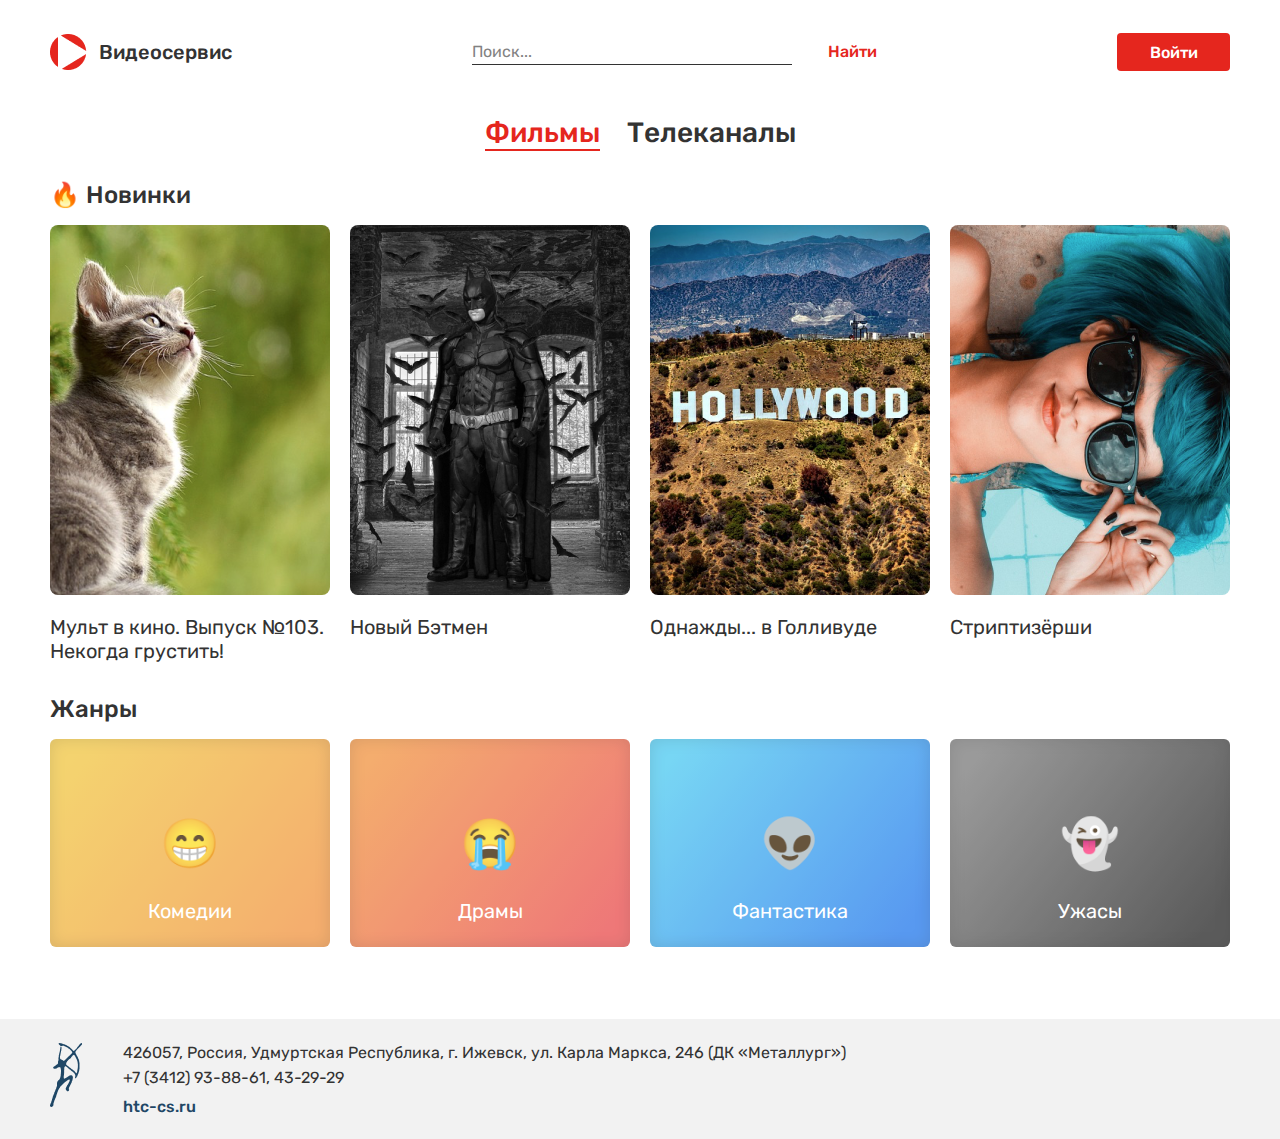
<file: index.html>
<!DOCTYPE html>
<html lang="ru">
<head>
    <meta charset="UTF-8">
    <meta name="viewport" content="width=device-width, initial-scale=1.0">
    <title>Видеосервис ЦВТ</title>
    <link rel="stylesheet" href="css/style.css">
</head>
<body>
    <div class="container">
        <header class="header">
            <div class="header__logo">
                <img src="img/sign.png" alt="logo">
                <p class="header__logo_name">Видеосервис</p>
            </div>
            <form class="header__search">
                <input class="header__search_txt" type="text" placeholder="Поиск...">
                <input class="header__search_btn" type="button" value="Найти">
            </form>
            <form class="header__login" action="">
                <a href="reg.html"><input class="header__login_btn" type="button" value="Войти"></a>
            </form>
        </header>
        <main>
            <nav>
                <ul class="nav__ul">
                    <li class="nav__ul_li"><a class="nav__ul_a" href="index.html">Фильмы</a></li>
                    <li class="nav__ul_li"><a class="nav__ul_a" href="tv.html">Телеканалы</a></li>
                </ul>
            </nav>
            <div class="new">
                    <p class="new__header">&#128293; Новинки</p>
                    <div class="movies">
                        <div class="movies__item">
                            <img class="movies__item_img" src="img/cat.png" alt="cat">
                            <p class="movies__item_txt">Мульт в кино. Выпуск №103. Некогда грустить!</p>
                            <p class="movies__item_description">Фильм повествует о череде событий, произошедших в Голливуде в 1969 году, на закате его «золотого века». Известный актер Рик Далтон и его дублер Клифф Бут пытаются найти свое место в стремительно меняющемся мире киноиндустрии.</p>
                        </div>
                        <div class="movies__item">
                            <img class="movies__item_img" src="img/batman.png" alt="batman">
                            <p class="movies__item_txt">Новый Бэтмен</p>
                            <p class="movies__item_description">Фильм повествует о череде событий, произошедших в Голливуде в 1969 году, на закате его «золотого века». Известный актер Рик Далтон и его дублер Клифф Бут пытаются найти свое место в стремительно меняющемся мире киноиндустрии.</p>
                        </div>
                        <div class="movies__item">
                            <img class="movies__item_img" src="img/holly.png" alt="holly">
                            <p class="movies__item_txt">Однажды... в Голливуде</p>
                            <p class="movies__item_description">Фильм повествует о череде событий, произошедших в Голливуде в 1969 году, на закате его «золотого века». Известный актер Рик Далтон и его дублер Клифф Бут пытаются найти свое место в стремительно меняющемся мире киноиндустрии.</p>
                        </div>
                        <div class="movies__item">
                            <img class="movies__item_img" src="img/stripe.png" alt="stripe">
                            <p class="movies__item_txt">Стриптизёрши</p>
                            <p class="movies__item_description">Фильм повествует о череде событий, произошедших в Голливуде в 1969 году, на закате его «золотого века». Известный актер Рик Далтон и его дублер Клифф Бут пытаются найти свое место в стремительно меняющемся мире киноиндустрии.</p>
                        </div>
                    </div>
                </div>
            <div class="ganres">
                <p class="new__header">Жанры</p>
                <div class="ganres__gallery">
                    <div class="ganres__item ganres_bkg-comedy">
                        <p class="ganres_emj">😁</p>
                        <p class="ganres__txt">Комедии</p>
                    </div>
                    <div class="ganres__item ganres_bkg-drama">
                        <p class="ganres_emj">😭</p>
                        <p class="ganres__txt">Драмы</p>
                    </div>
                    <div class="ganres__item ganres_bkg-fantastic">
                        <p class="ganres_emj">👽</p>
                        <p class="ganres__txt">Фантастика</p>
                    </div>
                    <div class="ganres__item ganres_bkg-horror">
                        <p class="ganres_emj">👻</p>
                        <p class="ganres__txt">Ужасы</p>
                    </div>
                </div>
            </div>
        </main>
    </div>
    <footer class="footer">
        <div class="container footer__container">
            <img class="footer__img" src="img/logo.png" alt="logo">
            <div class="footer__info">
                <p class="footer__info_p">426057, Россия, Удмуртская Республика, г. Ижевск, ул. Карла Маркса, 246 (ДК «Металлург»)</p>
                <p class="footer__info_p footer__par2">+7 (3412) 93-88-61, 43-29-29</p>
                <a class="footer__info_a" href="https://htc-cs.ru">htc-cs.ru</a>
            </div>
        </div> 
    </footer>
    <script src="script.js"></script>
</body>
</html>
</file>
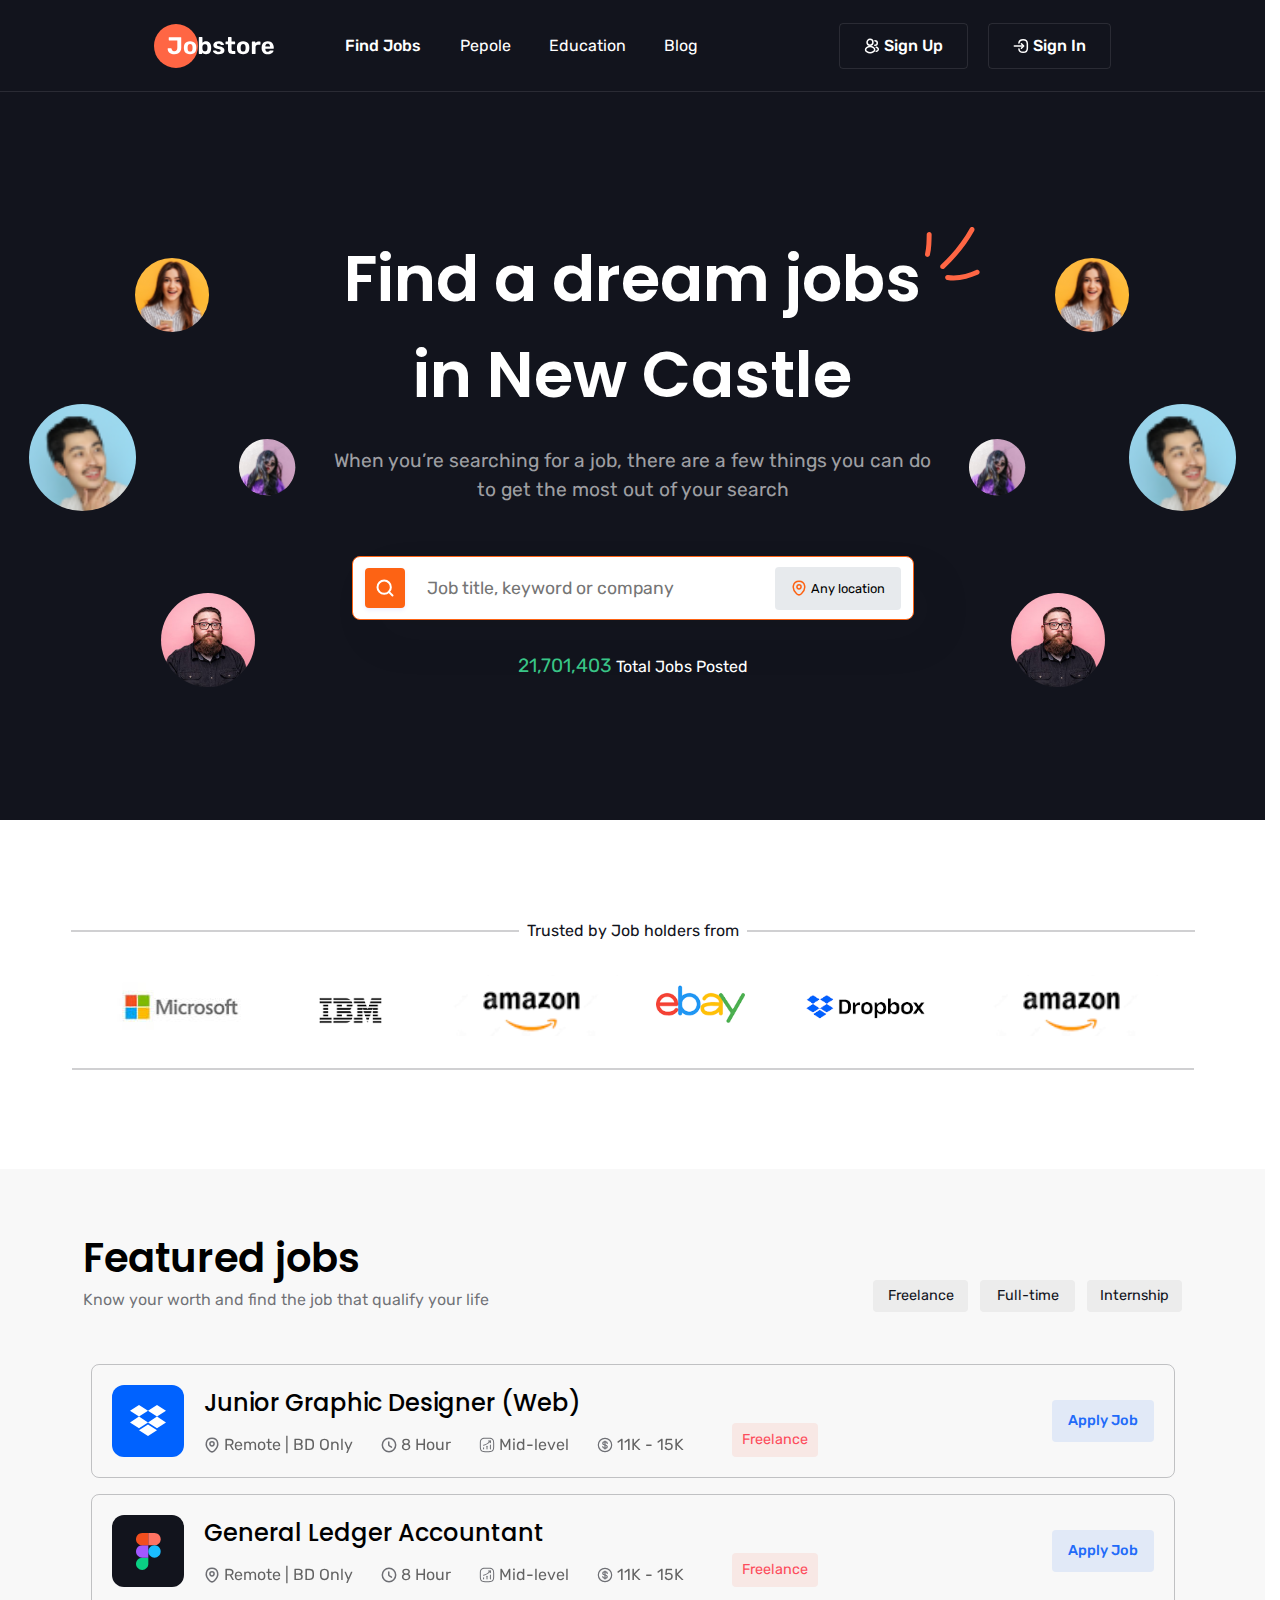
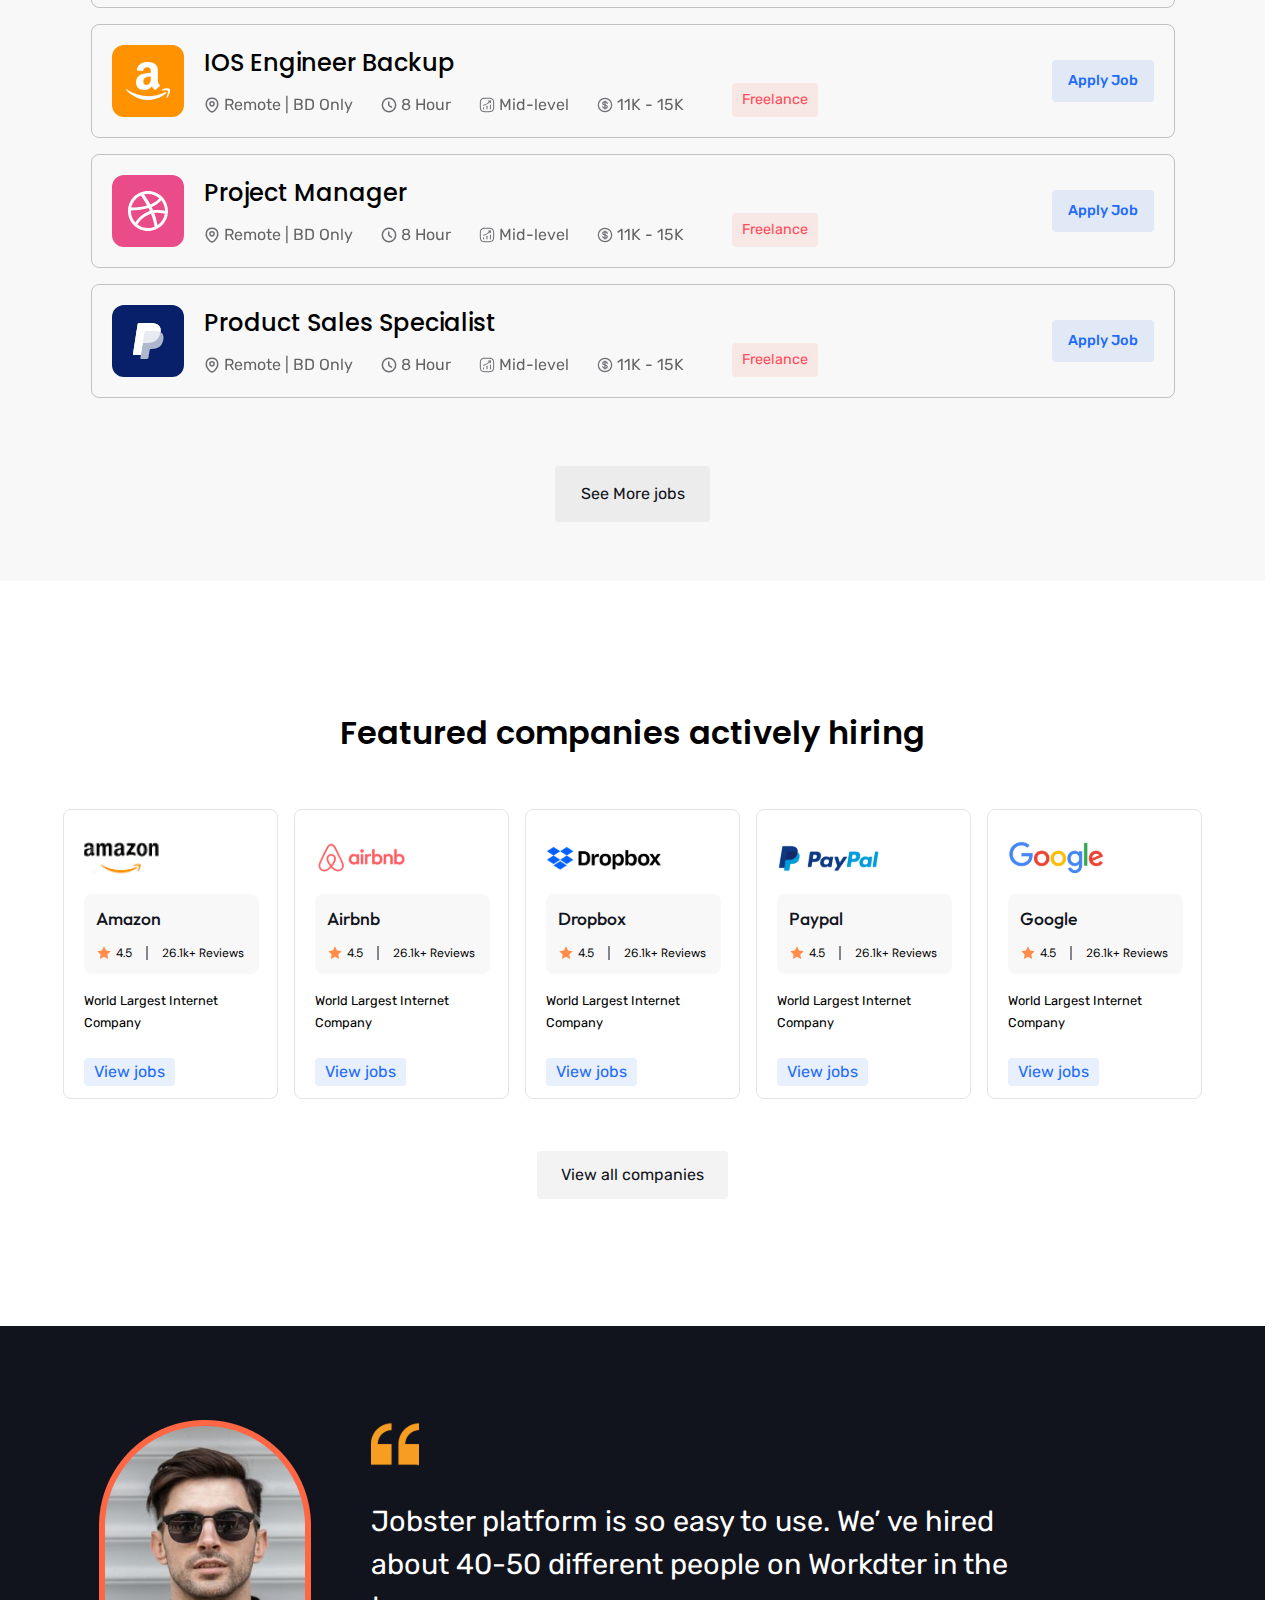
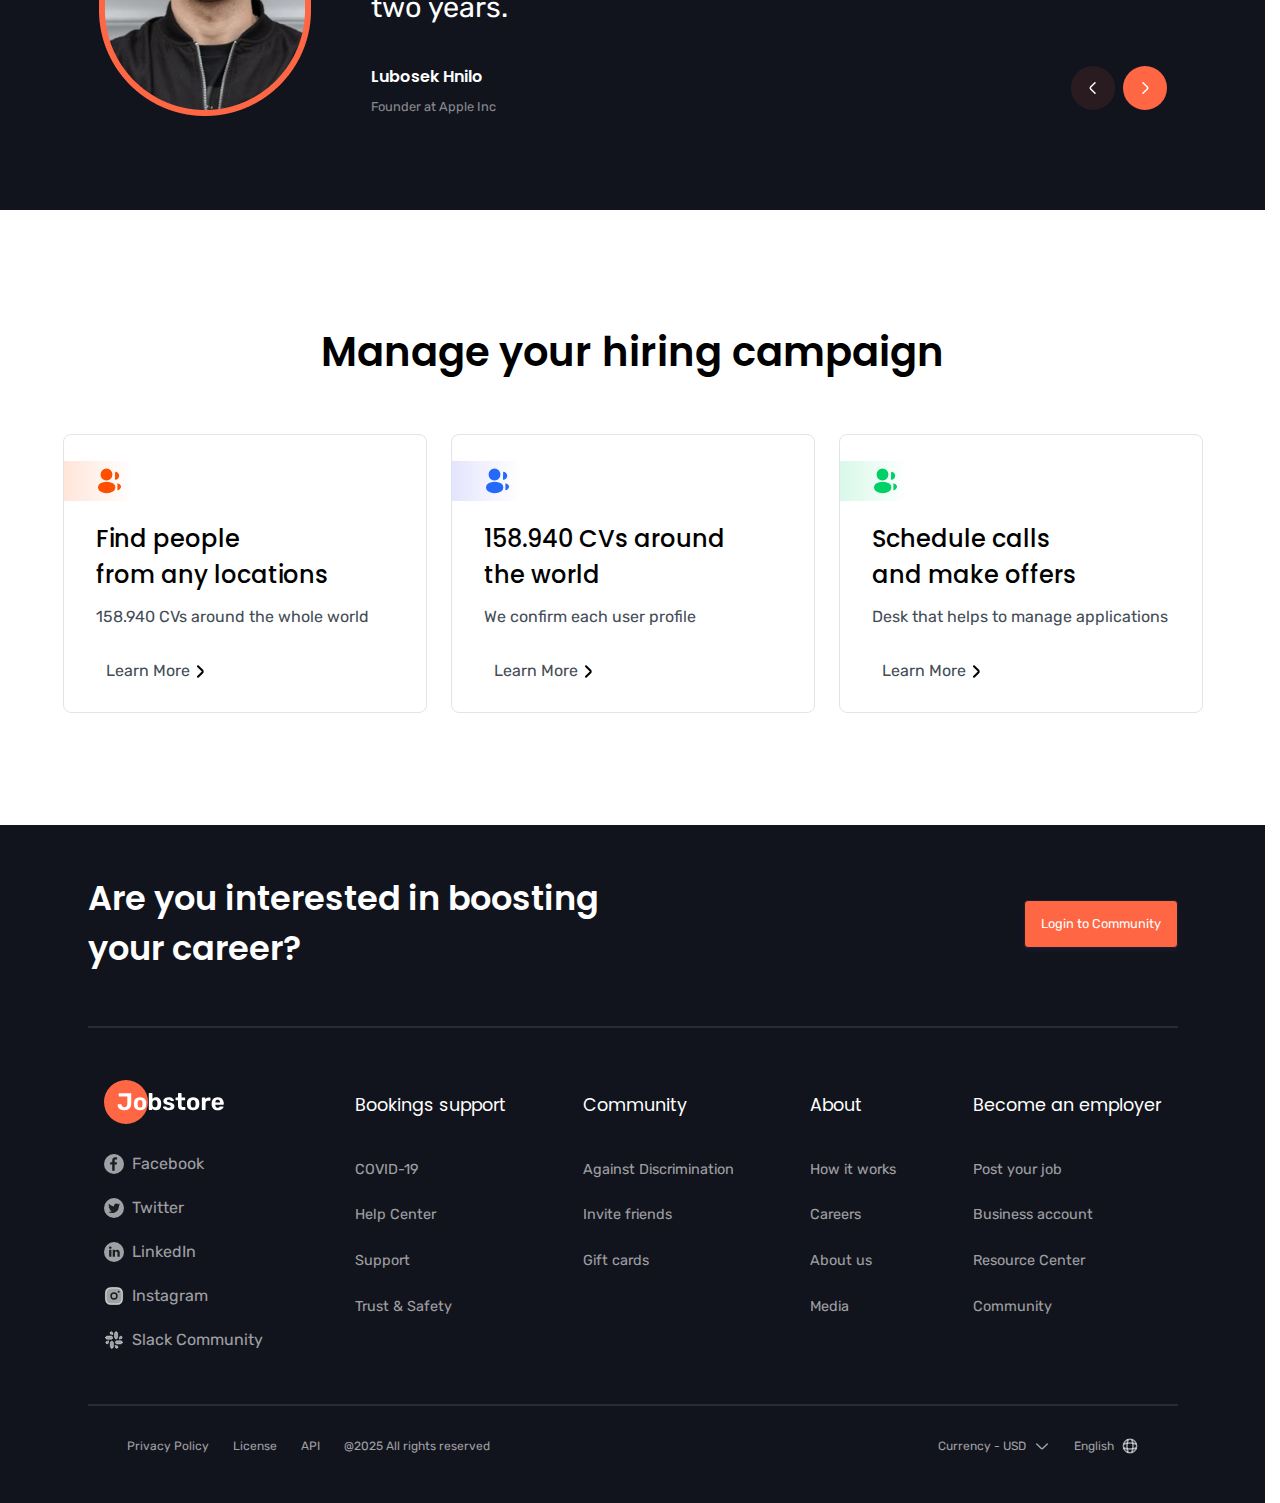
<file: 0/index.html>
<!DOCTYPE html>
<html lang="ru">
<head>
    <meta charset="UTF-8">
    <meta name="viewport" content="width=device-width, initial-scale=1.0">
    <title>Jobstore</title>
    <link rel="stylesheet" href="css/style.css">
</head>
<body>
    <header class="header">
        <img src="img/logo.svg" class="header__logo" alt="">
        <span class="header__txt">
            <a href="" class="header__txt-a header__txt-nota">Find Jobs</a>
            <a href="" class="header__txt-nota">Pepole</a>
            <a href="" class="header__txt-nota">Education</a>
            <a href="" class="header__txt-nota">Blog</a>
        </span>
        <span class="header__btn">
            <button class="header__btn-up" type="button">
                <img src="img/prof.svg" alt="">
                <p>Sign Up</p>
            </button>
            <button class="header__btn-in" type="button">
                <img src="img/login.svg" alt="">
                <p>Sign In</p>
            </button>
        </span>
    </header>
    <main>
        <div class="block1__abs">
            <img style="margin-top: 103px; margin-right: 1400px;" class="block1__abs-fg fg1" src="img/Vector.svg" alt="">
            <img style="margin-top: 135px; margin-left: 640px;" class="block1__abs-fg fg2" src="img/shapes.svg" alt="">
            <img style="margin-top: 166px; margin-right: 920px;" class="block1__abs-fg fg3" src="img/Mask Group.svg" alt="">
            <img style="margin-top: 166px; margin-left: 920px;" class="block1__abs-fg fg4" src="img/Mask Group.svg" alt="">
            <img style="margin-top: 312px; margin-left: 1100px;" class="block1__abs-fg fg5" src="img/Ellipse 44.svg" alt="">
            <img style="margin-top: 312px; margin-right: 1100px;" class="block1__abs-fg fg6" src="img/Ellipse 44.svg" alt="">
            <img style="margin-top: 347px; margin-right: 730px;" class="block1__abs-fg fg7" src="img/Line.svg" alt="">
            <img style="margin-top: 347px; margin-left: 730px;" class="block1__abs-fg fg8" src="img/Line.svg" alt="">
            <img style="margin-top: 501px; margin-left: 850px;" class="block1__abs-fg fg9" src="img/Ellipse 45.svg" alt="">
            <img style="margin-top: 501px; margin-right: 850px;" class="block1__abs-fg fg10" src="img/Ellipse 45.svg" alt="">
        </div>
        <section class="block1">
            <h1 class="block1__h1">Find a dream jobs in New Castle</h1>
            <h5 class="block1__h5">When you’re searching for a job, there are a few things you can do to get the most out of your search</h5>
            <div class="block1__inp">
                <button class="block1__inp-ser" type="button">
                    <img class="block1__inp-ser__img" src="img/search.svg" alt="">
                </button>
                <input class="block1__inp-inp" placeholder="Job title, keyword or company" type="text">
                <button class="block1__inp-loc" style="display: flex; flex-direction: row;" type="button">
                    <img class="block1__inp-loc__img" src="img/location.svg" alt="">
                    <p>Any location</p>
                </button>
            </div>
            <span style="display: flex; flex-direction: row; align-items: center; justify-content: center; gap: 4px;">
                <p class="block1__post-num">21,701,403</p>
                <p class="block1__post-txt">Total Jobs Posted</p>
            </span>
        </section>
        <section class="block2">
            <span class="block2__topline">
                <figure class="block2__topline-1"></figure>
                <p class="block2__topline-txt">Trusted by Job holders from</p>
                <figure class="block2__topline-2"></figure>
            </span>
            <div class="block2__comp">
                <a href="https://www.microsoft.com/ru-ru" style="display: flex;justify-content: center; align-items: center;"><img class="compani_logo_l" src="img/microsoft.svg" alt=""></a>
                <a href="https://www.ibm.com/about/russia/" style="display: flex;justify-content: center; align-items: center;"><img class="compani_logo_l" src="img/imb.svg" alt=""></a>
                <a href="https://www.amazon.com/"style="display: flex;justify-content: center; align-items: center;"><img class="compani_logo_l" src="img/amazon.svg" alt=""></a>
                <a href="https://www.ebay.com/"style="display: flex;justify-content: center; align-items: center;"><img class="compani_logo_l" src="img/ebay.svg" alt=""></a>
                <a href="https://www.dropbox.com/ru/"style="display: flex;justify-content: center; align-items: center;"><img class="compani_logo_l" src="img/dropbox.svg" alt=""></a>
                <a href="https://www.amazon.com/"style="display: flex;justify-content: center; align-items: center;"><img class="compani_logo_l_end" src="img/amazon.svg" alt=""></a>
            </div>
            <figure class="block2__botline"></figure>
        </section>
        <section class="block3">
            <nav class="block3__hed">
                <span >
                    <h1 class="block3__hed-h1">Featured jobs</h1>
                    <h3 class="block3__hed-h3">Know your worth and find the job that qualify your life</h3>
                </span>
                <span class="block3__hed-gr" style="display: flex; flex-direction: row; gap: 12px;">
                    <button class="block3__hed-btn">Freelance</button>
                    <button class="block3__hed-btn">Full-time</button>
                    <button class="block3__hed-btn">Internship</button>
                </span>
            </nav>
            <div class="block3__prof">
                <article class="block3__prof-el">
                    <img style="margin: 20px;" src="img/icon1.svg" alt="">
                    <span>
                        <h2 class="block3__prof-el__h2">Junior Graphic Designer (Web)</h2>
                        <span class="block3__prof-el__inf">
                            <span style=" display: flex; flex-direction: row; gap: 4px;">
                                <img src="img/location (2).svg" alt="">
                                <p>Remote | BD Only</p>
                            </span>
                            <span style="display: flex; flex-direction: row; gap: 4px;">
                                <img src="img/clock.svg" alt="">
                                <p>8 Hour </p>  
                            </span>
                            <span style="display: flex; flex-direction: row; gap: 4px;">
                                <img src="img/status-up.svg" alt="">
                                <p>Mid-level</p>
                            </span>
                            <span style="display: flex; flex-direction: row; gap: 4px;">
                                <img src="img/dollar-circle.svg" alt="">
                                <p>11K - 15K</p>
                            </span>
                        </span>
                    </span>
                    <span class="block3__prof-el__nap">Freelance</span>
                    <button type="button" class="block3__prof-el__btn">Apply Job</button>
                </article>
                <article class="block3__prof-el">
                    <img style="margin: 20px;" src="img/figma.svg" alt="">
                    <span>
                        <h2 class="block3__prof-el__h2">General Ledger Accountant</h2>
                        <span class="block3__prof-el__inf">
                            <span style=" display: flex; flex-direction: row; gap: 4px;">
                                <img src="img/location (2).svg" alt="">
                                <p>Remote | BD Only</p>
                            </span>
                            <span style="display: flex; flex-direction: row; gap: 4px;">
                                <img src="img/clock.svg" alt="">
                                <p>8 Hour </p>  
                            </span>
                            <span style="display: flex; flex-direction: row; gap: 4px;">
                                <img src="img/status-up.svg" alt="">
                                <p>Mid-level</p>
                            </span>
                            <span style="display: flex; flex-direction: row; gap: 4px;">
                                <img src="img/dollar-circle.svg" alt="">
                                <p>11K - 15K</p>
                            </span>
                        </span>
                    </span>
                    <span class="block3__prof-el__nap">Freelance</span>
                    <button type="button" class="block3__prof-el__btn">Apply Job</button>
                </article>
                <article class="block3__prof-el">
                    <img style="margin: 20px;" src="img/icon3.svg" alt="">
                    <span>
                        <h2 class="block3__prof-el__h2">IOS Engineer Backup</h2>
                        <span class="block3__prof-el__inf">
                            <span style=" display: flex; flex-direction: row; gap: 4px;">
                                <img src="img/location (2).svg" alt="">
                                <p>Remote | BD Only</p>
                            </span>
                            <span style="display: flex; flex-direction: row; gap: 4px;">
                                <img src="img/clock.svg" alt="">
                                <p>8 Hour </p>  
                            </span>
                            <span style="display: flex; flex-direction: row; gap: 4px;">
                                <img src="img/status-up.svg" alt="">
                                <p>Mid-level</p>
                            </span>
                            <span style="display: flex; flex-direction: row; gap: 4px;">
                                <img src="img/dollar-circle.svg" alt="">
                                <p>11K - 15K</p>
                            </span>
                        </span>
                    </span>
                    <span class="block3__prof-el__nap">Freelance</span>
                    <button type="button" class="block3__prof-el__btn">Apply Job</button>
                </article>
                <article class="block3__prof-el">
                    <img style="margin: 20px;" src="img/icon4.svg" alt="">
                    <span>
                        <h2 class="block3__prof-el__h2">Project Manager</h2>
                        <span class="block3__prof-el__inf">
                            <span style=" display: flex; flex-direction: row; gap: 4px;">
                                <img src="img/location (2).svg" alt="">
                                <p>Remote | BD Only</p>
                            </span>
                            <span style="display: flex; flex-direction: row; gap: 4px;">
                                <img src="img/clock.svg" alt="">
                                <p>8 Hour </p>  
                            </span>
                            <span style="display: flex; flex-direction: row; gap: 4px;">
                                <img src="img/status-up.svg" alt="">
                                <p>Mid-level</p>
                            </span>
                            <span style="display: flex; flex-direction: row; gap: 4px;">
                                <img src="img/dollar-circle.svg" alt="">
                                <p>11K - 15K</p>
                            </span>
                        </span>
                    </span>
                    <span class="block3__prof-el__nap">Freelance</span>
                    <button type="button" class="block3__prof-el__btn">Apply Job</button>
                </article>
                <article class="block3__prof-el">
                    <img style="margin: 20px;" src="img/icon5.svg" alt="">
                    <span>
                        <h2 class="block3__prof-el__h2">Product Sales Specialist</h2>
                        <span class="block3__prof-el__inf">
                            <span style=" display: flex; flex-direction: row; gap: 4px;">
                                <img src="img/location (2).svg" alt="">
                                <p>Remote | BD Only</p>
                            </span>
                            <span style="display: flex; flex-direction: row; gap: 4px;">
                                <img src="img/clock.svg" alt="">
                                <p>8 Hour </p>  
                            </span>
                            <span style="display: flex; flex-direction: row; gap: 4px;">
                                <img src="img/status-up.svg" alt="">
                                <p>Mid-level</p>
                            </span>
                            <span style="display: flex; flex-direction: row; gap: 4px;">
                                <img src="img/dollar-circle.svg" alt="">
                                <p>11K - 15K</p>
                            </span>
                        </span>
                    </span>
                    <span class="block3__prof-el__nap">Freelance</span>
                    <button type="button" class="block3__prof-el__btn">Apply Job</button>
                </article>
            </div>
            <button class="block3__btn" type="button">See More jobs</button>
        </section>
        <section class="block4">
            <h1 class="block4__h1">Featured companies actively hiring</h1>
            <div class="block4__comp">
                <article class="block4__comp-el">
                    <img style="margin-left: 20px; margin-top: 32px;" src="img/amaz.png" alt="">
                    <div style="margin-left: 20px;" class="block4__comp-d">
                        <h5 class="block4__comp-name">Amazon</h5>
                        <span style="display: flex; flex-direction: row; align-items: center;"> 
                            <img src="img/star.svg" style="margin-right: 4px; height: 16px;" alt="">
                            <p class="block4__comp-name__txt">4.5</p>
                            <div class="block4__comp-name__line"></div>
                            <p class="block4__comp-name__txt">26.1k+ Reviews</p>
                        </span>
                    </div>
                    <p style="margin-left: 20px;" class="block4__comp-el__txt">World Largest Internet<br>Company</p>
                    <button class="block4__comp-el__btn" style="margin-left: 20px;" type="button">View jobs</button>
                </article>
                <article class="block4__comp-el">
                    <img style="margin-left: 20px; margin-top: 32px;" src="img/airlib.svg" alt="">
                    <div style="margin-left: 20px;" class="block4__comp-d">
                        <h5 class="block4__comp-name">Airbnb</h5>
                        <span style="display: flex; flex-direction: row; align-items: center;"> 
                            <img src="img/star.svg" style="margin-right: 4px; height: 16px;" alt="">
                            <p class="block4__comp-name__txt">4.5</p>
                            <div class="block4__comp-name__line"></div>
                            <p class="block4__comp-name__txt">26.1k+ Reviews</p>
                        </span>
                    </div>
                    <p style="margin-left: 20px;" class="block4__comp-el__txt">World Largest Internet<br>Company</p>
                    <button class="block4__comp-el__btn" style="margin-left: 20px;" type="button">View jobs</button>
                </article>
                <article class="block4__comp-el">
                    <img style="margin-left: 20px; margin-top: 32px;" src="img/dropboxmini.svg" alt="">
                    <div style="margin-left: 20px;" class="block4__comp-d">
                        <h5 class="block4__comp-name">Dropbox</h5>
                        <span style="display: flex; flex-direction: row; align-items: center;"> 
                            <img src="img/star.svg" style="margin-right: 4px; height: 16px;" alt="">
                            <p class="block4__comp-name__txt">4.5</p>
                            <div class="block4__comp-name__line"></div>
                            <p class="block4__comp-name__txt">26.1k+ Reviews</p>
                        </span>
                    </div>
                    <p style="margin-left: 20px;" class="block4__comp-el__txt">World Largest Internet<br>Company</p>
                    <button class="block4__comp-el__btn" style="margin-left: 20px;" type="button">View jobs</button>
                </article>
                <article class="block4__comp-el">
                    <img style="margin-left: 20px; margin-top: 32px;" src="img/patpalm.svg" alt="">
                    <div style="margin-left: 20px;" class="block4__comp-d">
                        <h5 class="block4__comp-name">Paypal</h5>
                        <span style="display: flex; flex-direction: row; align-items: center;"> 
                            <img src="img/star.svg" style="margin-right: 4px; height: 16px;" alt="">
                            <p class="block4__comp-name__txt">4.5</p>
                            <div class="block4__comp-name__line"></div>
                            <p class="block4__comp-name__txt">26.1k+ Reviews</p>
                        </span>
                    </div>
                    <p style="margin-left: 20px;" class="block4__comp-el__txt">World Largest Internet<br>Company</p>
                    <button class="block4__comp-el__btn" style="margin-left: 20px;" type="button">View jobs</button>
                </article>
                <article class="block4__comp-el">
                    <img style="margin-left: 20px; margin-top: 32px;" src="img/google.svg" alt="">
                    <div style="margin-left: 20px;" class="block4__comp-d">
                        <h5 class="block4__comp-name">Google</h5>
                        <span style="display: flex; flex-direction: row; align-items: center;"> 
                            <img src="img/star.svg" style="margin-right: 4px; height: 16px;" alt="">
                            <p class="block4__comp-name__txt">4.5</p>
                            <div class="block4__comp-name__line"></div>
                            <p class="block4__comp-name__txt">26.1k+ Reviews</p>
                        </span>
                    </div>
                    <p style="margin-left: 20px;" class="block4__comp-el__txt">World Largest Internet<br>Company</p>
                    <button class="block4__comp-el__btn" style="margin-left: 20px;" type="button">View jobs</button>
                </article>
                <article class="block4__comp-el dop">
                    <img style="margin-left: 20px; margin-top: 32px;" src="img/dropboxmini.svg" alt="">
                    <div style="margin-left: 20px;" class="block4__comp-d">
                        <h5 class="block4__comp-name">Dropbox</h5>
                        <span style="display: flex; flex-direction: row; align-items: center;"> 
                            <img src="img/star.svg" style="margin-right: 4px; height: 16px;" alt="">
                            <p class="block4__comp-name__txt">4.5</p>
                            <div class="block4__comp-name__line"></div>
                            <p class="block4__comp-name__txt">26.1k+ Reviews</p>
                        </span>
                    </div>
                    <p style="margin-left: 20px;" class="block4__comp-el__txt">World Largest Internet<br>Company</p>
                    <button class="block4__comp-el__btn" style="margin-left: 20px;" type="button">View jobs</button>
                </article>
            </div>
            <button class="block4__btn" type="button">View all companies</button>
        </section>
        <section class="block5">
            <img class="block5__txt-img"  src="img/men.png" alt="">
            <span class="block5__txt">
                <img src="img/coment.svg" alt="">
                <p class="block5__txt-com">Jobster platform is so easy to use. We’ ve hired about 40-50 different people on Workdter in the two years.</p>
                <h5 class="block5__txt-h5">Lubosek Hnilo</h5>
                <p class="block5__txt-p">Founder at Apple Inc</p>
            </span>
            <span class="block5__btn">
                <button class="block5__btn-1" type="button"><img src="img/arrow-up.svg" alt=""></button>
                <button class="block5__btn-2" type="button"><img src="img/arrow-up (2).svg" alt=""></button>
            </span>
        </section>
        <section class="block6">
            <h1 class="block6-h1">Manage your hiring campaign</h1>
            <span class="block6-df">
                <article class="block6__el">
                    <figure class="block6__el__gr-red"></figure>
                    <img src="img/profile-2user.svg" alt="">
                    <h3 class="block6__el-h3">Find people <br>from any locations</h3>
                    <p class="block6__el-p">158.940 CVs around the whole world</p>
                    <button class="block6__el-btn" type="button">
                        <p class="block6__el-btn-p">Learn More</p>
                        <svg width="16" height="17" viewBox="0 0 16 17" fill="none" xmlns="http://www.w3.org/2000/svg">
                            <path d="M5.96755 13.7807L10.3142 9.43404C10.8276 8.9207 10.8276 8.0807 10.3142 7.56737L5.96755 3.2207" stroke="#444D56" stroke-width="2" stroke-miterlimit="10" stroke-linecap="round" stroke-linejoin="round"/>
                        </svg>
                    </button>
                </article>
                <article class="block6__el">
                    <figure class="block6__el__gr-blue"></figure>
                    <img src="img/profile-2user (2).svg" alt="">
                    <h3 class="block6__el-h3">158.940 CVs around <br>the world</h3>
                    <p class="block6__el-p">We confirm each user profile</p>
                    <button class="block6__el-btn" type="button">
                        <p class="block6__el-btn-p">Learn More</p>
                        <svg width="16" height="17" viewBox="0 0 16 17" fill="none" xmlns="http://www.w3.org/2000/svg">
                            <path d="M5.96755 13.7807L10.3142 9.43404C10.8276 8.9207 10.8276 8.0807 10.3142 7.56737L5.96755 3.2207" stroke="#444D56" stroke-width="2" stroke-miterlimit="10" stroke-linecap="round" stroke-linejoin="round"/>
                        </svg>
                    </button>
                </article>
                <article class="block6__el">
                    <figure class="block6__el__gr-green"></figure>
                    <img src="img/profile-2user (3).svg" alt="">
                    <h3 class="block6__el-h3">Schedule calls <br>and make offers</h3>
                    <p class="block6__el-p">Desk that helps to manage applications</p>
                    <button class="block6__el-btn" type="button">
                        <p class="block6__el-btn-p">Learn More</p>
                        <svg width="16" height="17" viewBox="0 0 16 17" fill="none" xmlns="http://www.w3.org/2000/svg">
                            <path d="M5.96755 13.7807L10.3142 9.43404C10.8276 8.9207 10.8276 8.0807 10.3142 7.56737L5.96755 3.2207" stroke="#444D56" stroke-width="2" stroke-miterlimit="10" stroke-linecap="round" stroke-linejoin="round"/>
                        </svg>
                    </button>
                </article>
            </span>
        </section>
    </main>
    <footer class="footer">
        <span class="footer__hed">
            <h1 class="footer__hed-h1">Are you interested in boosting your career?</h1>
            <button class="footer__hed-btn" type="button">Login to Community</button>
        </span>
        <figure class="footer__line-1"></figure>
        <div class="footer__block">
            <article style="display: flex; flex-direction: column; gap: 20px; margin-right: 15px;">
                <a href="#header"><img style="margin-bottom: 8px;" src="img/logomini.svg" alt=""></a>
                <span class="footer__block-df">
                    <img src="img/Facebook.svg" alt="">
                    <a style="text-decoration: none;" href=""><p class="footer__block-txt1">Facebook</p></a>
                </span>
                <span class="footer__block-df">
                    <img src="img/Twitter.svg" alt="">
                    <a style="text-decoration: none;" href=""><p class="footer__block-txt1">Twitter</p></a>
                </span>
                <span class="footer__block-df">
                    <img src="img/LinkedIn.svg" alt="">
                    <a style="text-decoration: none;" href=""><p class="footer__block-txt1">LinkedIn</p></a>
                </span>
                <span class="footer__block-df">
                    <img src="img/instagram.svg" alt="">
                    <a style="text-decoration: none;" href=""><p class="footer__block-txt1">Instagram</p></a>
                </span>
                <span class="footer__block-df">
                    <img src="img/slack.svg" alt="">
                    <a style="text-decoration: none;" href=""><p class="footer__block-txt1">Slack Community</p></a>
                </span>
            </article>
            <article style="display: flex; flex-direction: column; gap: 24px;">
                <h4 class="footer__block-h4">Bookings support</h4>
                <span>
                    <a style="text-decoration: none;" href=""><p class="footer__block-txt2">COVID-19</p></a>
                </span>
                <span>
                    <a style="text-decoration: none;" href=""><p class="footer__block-txt2">Help Center</p></a>
                </span>
                <span>
                    <a style="text-decoration: none;" href=""><p class="footer__block-txt2">Support</p></a>
                </span>
                <span>
                    <a style="text-decoration: none;" href=""><p class="footer__block-txt2">Trust & Safety</p></a>
                </span>
            </article>
            <article style="display: flex; flex-direction: column; gap: 24px;">
                <h4 class="footer__block-h4">Community</h4>
                <span>
                    <a style="text-decoration: none;" href=""><p class="footer__block-txt2">Against Discrimination</p></a>
                </span>
                <span>
                    <a style="text-decoration: none;" href=""><p class="footer__block-txt2">Invite friends</p></a>
                </span>
                <span>
                    <a style="text-decoration: none;" href=""><p class="footer__block-txt2">Gift cards</p></a>
                </span>
            </article>
            <article style="display: flex; flex-direction: column; gap: 24px;">
                <h4 class="footer__block-h4">About</h4>
                <span>
                    <a style="text-decoration: none;" href=""><p class="footer__block-txt2">How it works</p></a>
                </span>
                <span>
                    <a style="text-decoration: none;" href=""><p class="footer__block-txt2">Careers</p></a>
                </span>
                <span>
                    <a style="text-decoration: none;" href=""><p class="footer__block-txt2">About us</p></a>
                </span>
                <span>
                    <a style="text-decoration: none;" href=""><p class="footer__block-txt2">Media</p></a>
                </span>
            </article>
            <article style="display: flex; flex-direction: column; gap: 24px;">
                <h4 class="footer__block-h4">Become an employer</h4>
                <span>
                    <a style="text-decoration: none;" href=""><p class="footer__block-txt2">Post your job</p></a>
                </span>
                <span>
                    <a style="text-decoration: none;" href=""><p class="footer__block-txt2">Business account</p></a>
                </span>
                <span>
                    <a style="text-decoration: none;" href=""><p class="footer__block-txt2">Resource Center</p></a>
                </span>
                <span>
                    <a style="text-decoration: none;" href=""><p class="footer__block-txt2">Community</p></a>
                </span>
            </article>
        </div>
        <figure class="footer__line-2"></figure>
        <div class="footer__vip">
            <article style="display: flex; flex-direction: row; gap: 24px;">
                <a href="" class="footer__vip-txt" style="text-decoration: none;">Privacy Policy</a>
                <a href="" class="footer__vip-txt" style="text-decoration: none;">License</a>
                <a href="" class="footer__vip-txt" style="text-decoration: none;">API</a>
                <a href="" class="footer__vip-txt" style="text-decoration: none;">@2025 All rights reserved</a>
            </article>
            <article style="display: flex; flex-direction: row; gap: 24px;">
                <span style="display: flex; flex-direction: row; gap: 8px;">
                    <p class="footer__vip-txt">Currency - USD</p>
                    <button class="footer__vip-btn" type="button"><img src="img/arrow-down.svg" alt=""></button>
                </span>
                <span style="display: flex; flex-direction: row; gap: 8px;">
                    <p class="footer__vip-txt">English</p>
                    <button class="footer__vip-btn" type="button"><img src="img/global.svg" alt=""></button>
                </span>
            </article>
        </div>
    </footer>
</body>
</html>
</file>
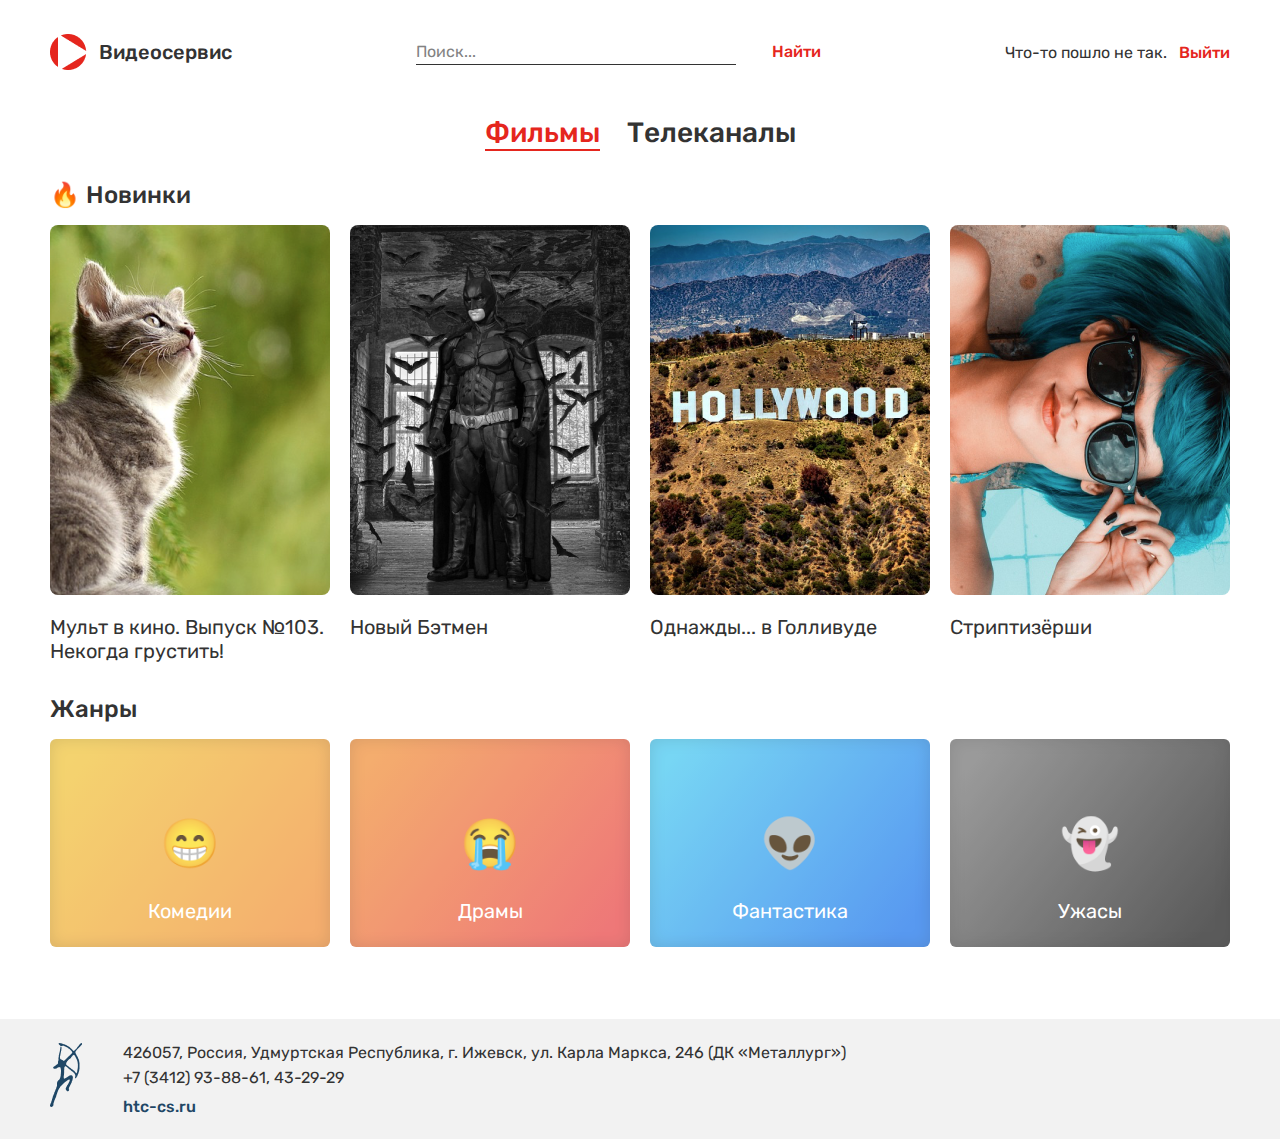
<file: indexac.html>
<!DOCTYPE html>
<html lang="ru">
<head>
    <meta charset="UTF-8">
    <meta name="viewport" content="width=device-width, initial-scale=1.0">
    <title>Видеосервис ЦВТ</title>
    <link rel="stylesheet" href="css/style.css">
</head>
<body>
    <div class="container">
        <header class="header">
            <div class="header__logo">
                <img src="img/sign.png" alt="logo">
                <p class="header__logo_name">Видеосервис</p>
            </div>
            <form class="header__search">
                <input class="header__search_txt" type="text" placeholder="Поиск...">
                <input class="header__search_btn" type="button" value="Найти">
            </form>
            <span style="display: flex;gap: 12px;" class="header__nick">
                <p class="nickname" id="greetingMessage"></p>
                <form class="header__login" action="">
                    <a class="header__login-out" href="index.html">Выйти</a>
                </form>
            </span>

        </header>
        <main>
            <nav>
                <ul class="nav__ul">
                    <li class="nav__ul_li"><a class="nav__ul_a" href="indexac.html">Фильмы</a></li>
                    <li class="nav__ul_li"><a class="nav__ul_a" href="tvac.html">Телеканалы</a></li>
                </ul>
            </nav>
            <div class="new">
                <p class="new__header">&#128293; Новинки</p>
                <div class="movies">
                    <div class="movies__item">
                        <img class="movies__item_img" src="img/cat.png" alt="cat">
                        <p class="movies__item_txt">Мульт в кино. Выпуск №103. Некогда грустить!</p>
                        <p class="movies__item_description">Фильм повествует о череде событий, произошедших в Голливуде в 1969 году, на закате его «золотого века». Известный актер Рик Далтон и его дублер Клифф Бут пытаются найти свое место в стремительно меняющемся мире киноиндустрии.</p>
                    </div>
                    <div class="movies__item">
                        <img class="movies__item_img" src="img/batman.png" alt="batman">
                        <p class="movies__item_txt">Новый Бэтмен</p>
                        <p class="movies__item_description">Фильм повествует о череде событий, произошедших в Голливуде в 1969 году, на закате его «золотого века». Известный актер Рик Далтон и его дублер Клифф Бут пытаются найти свое место в стремительно меняющемся мире киноиндустрии.</p>
                    </div>
                    <div class="movies__item">
                        <img class="movies__item_img" src="img/holly.png" alt="holly">
                        <p class="movies__item_txt">Однажды... в Голливуде</p>
                        <p class="movies__item_description">Фильм повествует о череде событий, произошедших в Голливуде в 1969 году, на закате его «золотого века». Известный актер Рик Далтон и его дублер Клифф Бут пытаются найти свое место в стремительно меняющемся мире киноиндустрии.</p>
                    </div>
                    <div class="movies__item">
                        <img class="movies__item_img" src="img/stripe.png" alt="stripe">
                        <p class="movies__item_txt">Стриптизёрши</p>
                        <p class="movies__item_description">Фильм повествует о череде событий, произошедших в Голливуде в 1969 году, на закате его «золотого века». Известный актер Рик Далтон и его дублер Клифф Бут пытаются найти свое место в стремительно меняющемся мире киноиндустрии.</p>
                    </div>
                </div>
            </div>
            <div class="ganres">
                <p class="new__header">Жанры</p>
                <div class="ganres__gallery">
                    <div class="ganres__item ganres_bkg-comedy">
                        <p class="ganres_emj">😁</p>
                        <p class="ganres__txt">Комедии</p>
                    </div>
                    <div class="ganres__item ganres_bkg-drama">
                        <p class="ganres_emj">😭</p>
                        <p class="ganres__txt">Драмы</p>
                    </div>
                    <div class="ganres__item ganres_bkg-fantastic">
                        <p class="ganres_emj">👽</p>
                        <p class="ganres__txt">Фантастика</p>
                    </div>
                    <div class="ganres__item ganres_bkg-horror">
                        <p class="ganres_emj">👻</p>
                        <p class="ganres__txt">Ужасы</p>
                    </div>
                </div>
            </div>
        </main>
    </div>
    <footer class="footer">
        <div class="container footer__container">
            <img class="footer__img" src="img/logo.png" alt="logo">
            <div class="footer__info">
                <p class="footer__info_p">426057, Россия, Удмуртская Республика, г. Ижевск, ул. Карла Маркса, 246 (ДК «Металлург»)</p>
                <p class="footer__info_p footer__par2">+7 (3412) 93-88-61, 43-29-29</p>
                <a class="footer__info_a" href="https://htc-cs.ru">htc-cs.ru</a>
            </div>
        </div> 
    </footer>
    <script src="script.js"></script>
    <script>
        let username = localStorage.getItem('username');

        if (username) {
            document.getElementById('greetingMessage').innerText = ` ${username}`;
        } else {
            document.getElementById('greetingMessage').innerText = 'Что-то пошло не так.';
        }
    </script>
</body>
</html>
</file>
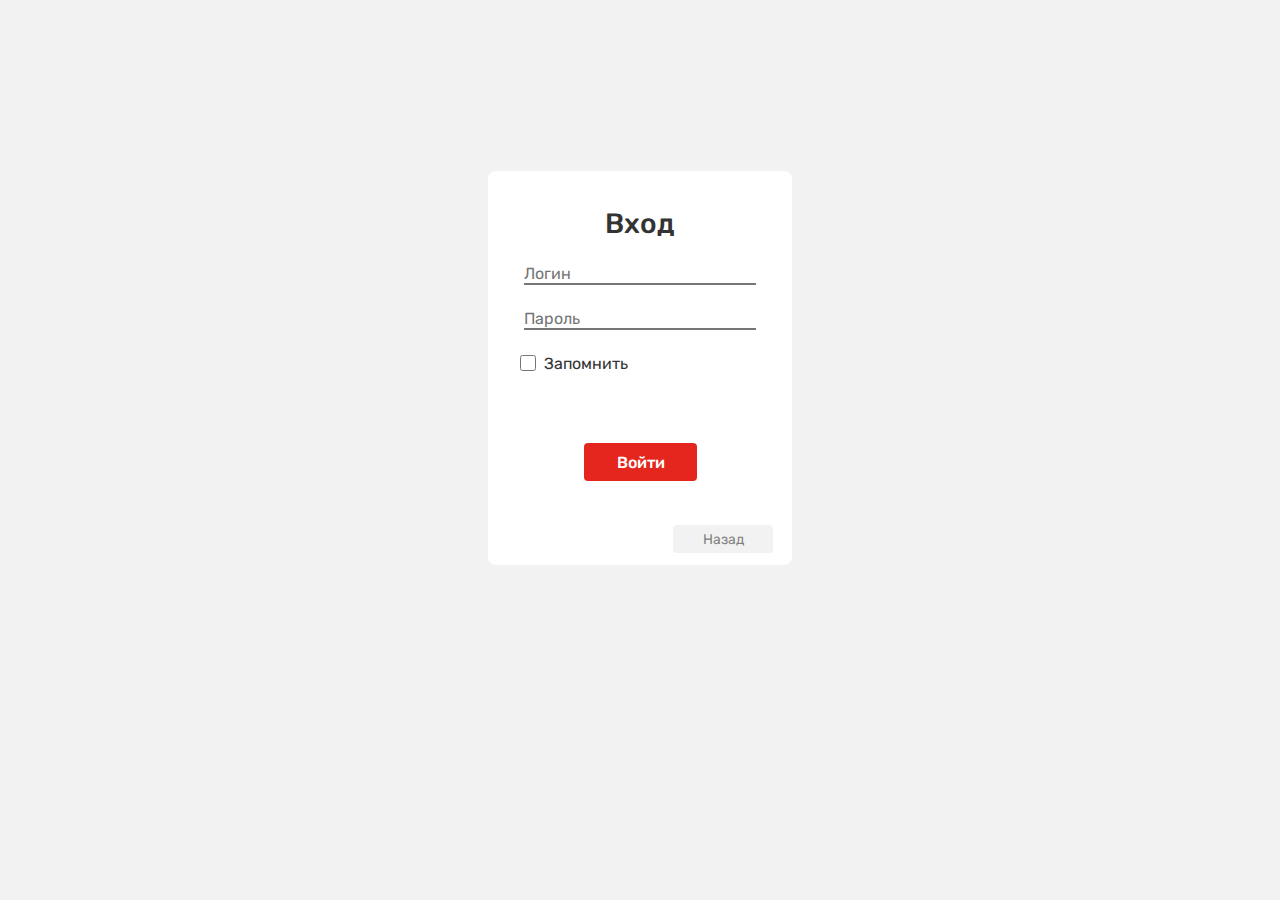
<file: reg.html>
<!DOCTYPE html>
<html lang="ru">
<head>
    <meta charset="UTF-8">
    <meta name="viewport" content="width=device-width, initial-scale=1.0">
    <title>Вход</title>
    <link rel="stylesheet" href="css/style-reg.css">
</head>
<body>
    <div class="container">
        <main class="main">
            <div class="block">
                <h1 class="block-h1">Вход</h1>
                <form id="registrationForm">
                    <input placeholder="Логин" maxlength="30" class="block__input-name" type="text" id="username" name="username" required>
        
                    <input placeholder="Пароль" class="block__input-pass" type="password" id="password" name="password" required>

                    <span style="display: flex; align-items: center; gap: 8px; margin-top: 23px; margin-left: 32px;">
                        <input class="block__check-rem" type="checkbox" name="remember" id="remember">
                        <label class="block__lable-rem" for="remember">Запомнить</label>
                    </span>
        
                    <a href="indexac.html"><button class="block__btn" type="submit">Войти</button></a>
                    <a href="index.html"><button class="block__home" type="button">Назад</button></a>
                </form>
            </div>
        </main>
    </div>
    <script src="reg.js"></script>
</body>
</html>
</file>
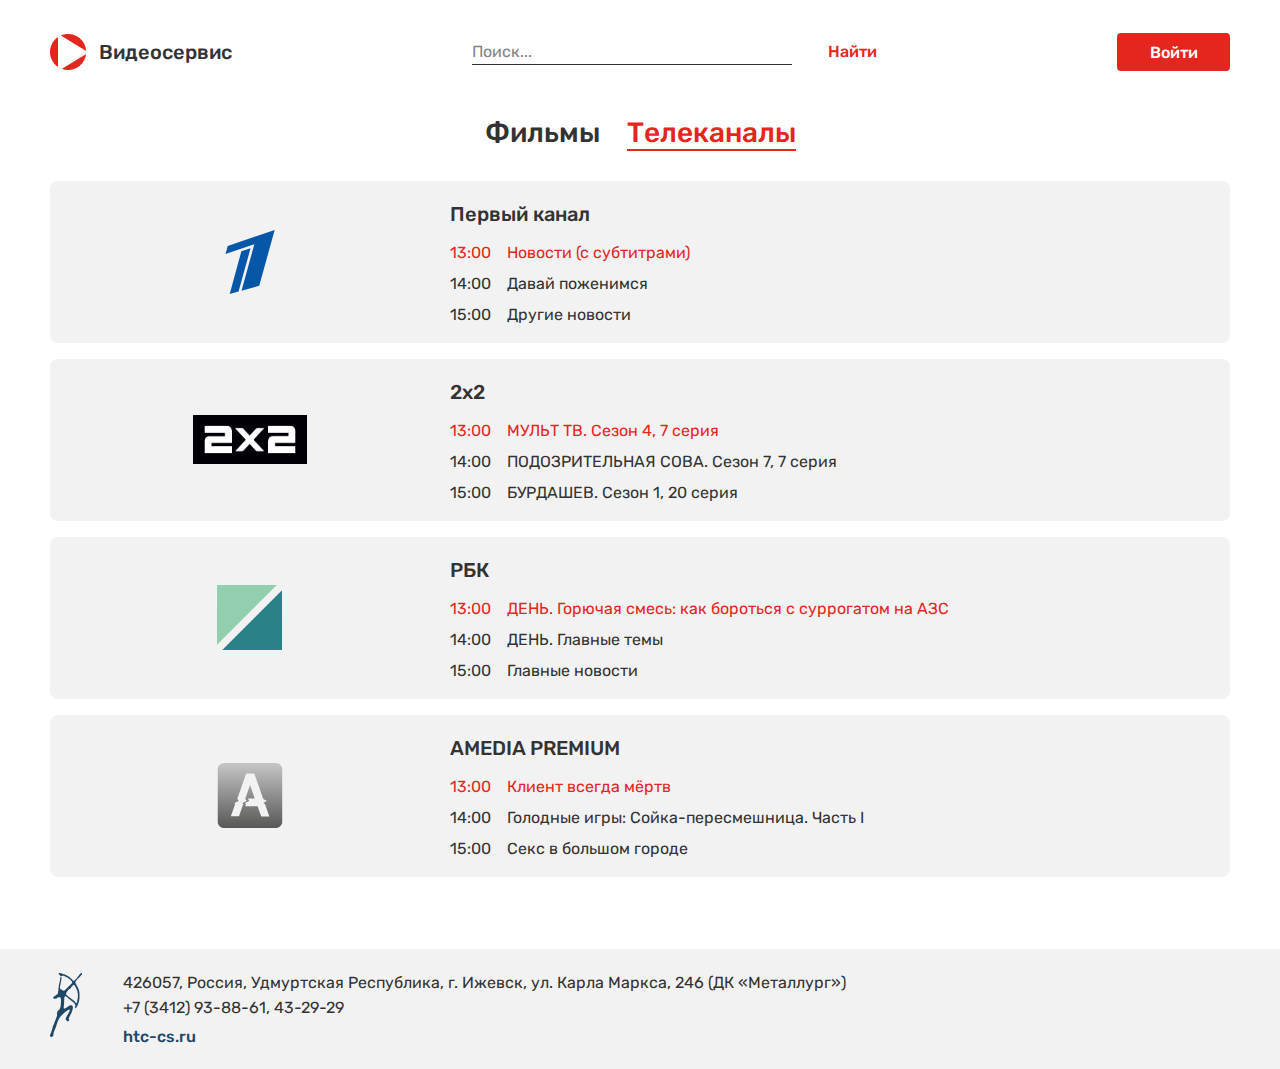
<file: tv.html>
<!DOCTYPE html>
<html lang="ru">
<head>
    <meta charset="UTF-8">
    <meta name="viewport" content="width=device-width, initial-scale=1.0">
    <title>Видеосервис ЦВТ</title>
    <link rel="stylesheet" href="css/style-tv.css">
</head>
<body>
    <div class="container">
        <header class="header">
            <div class="header__logo">
                <img src="img/sign.png" alt="logo">
                <p class="header__logo_name">Видеосервис</p>
            </div>
            <form class="header__search">
                <input class="header__search_txt" type="text" placeholder="Поиск...">
                <input class="header__search_btn" type="button" value="Найти">
            </form>
            <form class="header__login" action="">
                <a href="reg.html"><input class="header__login_btn" type="button" value="Войти"></a>
            </form>
        </header>
        <main>
            <nav>
                <ul class="nav__ul">
                    <li class="nav__ul_li"><a class="nav__ul_a" href="index.html">Фильмы</a></li>
                    <li class="nav__ul_li"><a class="nav__ul_a" href="tv.html">Телеканалы</a></li>
                </ul>
            </nav>
            <div class="tv">
                <article class="tv__canal" >
                    <img class="tv__canal_img" src="img/logo.svg"  alt="">
                    <div class="tv__txt">
                        <h3 class="tv__txt-h3">Первый канал</h3>
                        <span style="display: flex; gap: 16px; margin-top: 17px;">
                            <p class="tv__txt-1">13:00</p>
                            <p class="tv__txt-1">Новости (с субтитрами)</p>
                        </span>
                        <span style="display: flex; gap: 16px; margin-top: 12px;">
                            <p class="tv__txt-2">14:00</p>
                            <p class="tv__txt-2">Давай поженимся</p>
                        </span>
                        <span style="display: flex; gap: 16px; margin-top: 12px;">
                            <p class="tv__txt-2">15:00</p>
                            <p class="tv__txt-2">Другие новости</p>
                        </span>
                    </div>
                </article>
                <article class="tv__canal" >
                    <img class="tv__canal_img" src="img/22.svg" alt="">
                    <div class="tv__txt" >
                        <h3 class="tv__txt-h3">2x2</h3>
                        <span style="display: flex; gap: 16px; margin-top: 17px;">
                            <p class="tv__txt-1">13:00</p>
                            <p class="tv__txt-1">МУЛЬТ ТВ. Сезон 4, 7 серия</p>
                        </span>
                        <span style="display: flex; gap: 16px; margin-top: 12px;">
                            <p class="tv__txt-2">14:00</p>
                            <p class="tv__txt-2">ПОДОЗРИТЕЛЬНАЯ СОВА. Сезон 7, 7 серия</p>
                        </span>
                        <span style="display: flex; gap: 16px; margin-top: 12px;">
                            <p class="tv__txt-2">15:00</p>
                            <p class="tv__txt-2">БУРДАШЕВ. Сезон 1, 20 серия</p>
                        </span>
                    </div>
                </article>
                <article class="tv__canal">
                    <img class="tv__canal_img" src="img/rbk.svg"  alt="">
                    <div class="tv__txt">
                        <h3 class="tv__txt-h3">РБК</h3>
                        <span style="display: flex; gap: 16px; margin-top: 17px;">
                            <p class="tv__txt-1">13:00</p>
                            <p class="tv__txt-1">ДЕНЬ. Горючая смесь: как бороться с суррогатом на АЗС</p>
                        </span>
                        <span style="display: flex; gap: 16px; margin-top: 12px;">
                            <p class="tv__txt-2">14:00</p>
                            <p class="tv__txt-2">ДЕНЬ. Главные темы</p>
                        </span>
                        <span style="display: flex; gap: 16px; margin-top: 12px;">
                            <p class="tv__txt-2">15:00</p>
                            <p class="tv__txt-2">Главные новости</p>
                        </span>
                    </div>
                </article>
                <article class="tv__canal">
                    <img  class="tv__canal_img" src="img/am.svg"  alt="">
                    <div class="tv__txt" >
                        <h3 class="tv__txt-h3">AMEDIA PREMIUM</h3>
                        <span style="display: flex; gap: 16px; margin-top: 17px;">
                            <p class="tv__txt-1">13:00</p>
                            <p class="tv__txt-1">Клиент всегда мёртв</p>
                        </span>
                        <span style="display: flex; gap: 16px; margin-top: 12px;">
                            <p class="tv__txt-2">14:00</p>
                            <p class="tv__txt-2">Голодные игры: Сойка-пересмешница. Часть I</p>
                        </span>
                        <span style="display: flex; gap: 16px; margin-top: 12px;">
                            <p class="tv__txt-2">15:00</p>
                            <p class="tv__txt-2">Секс в большом городе</p>
                        </span>
                    </div>
                </article>
                <article class="tv__canal">
                    <img class="tv__canal_img" src="img/image 1.svg"  alt="">
                    <div class="tv__txt">
                        <h3 class="tv__txt-h3">РЕН ТВ</h3>
                        <span style="display: flex; gap: 16px; margin-top: 17px;">
                            <p class="tv__txt-1">13:00</p>
                            <p class="tv__txt-1">Новости</p>
                        </span>
                        <span style="display: flex; gap: 16px; margin-top: 12px;">
                            <p class="tv__txt-2">14:00</p>
                            <p class="tv__txt-2">Легенды и мифы</p>
                        </span>
                        <span style="display: flex; gap: 16px; margin-top: 12px;">
                            <p class="tv__txt-2">15:00</p>
                            <p class="tv__txt-2">Наука и техника</p>
                        </span>
                    </div>
                </article>
            </div>
        </main>
    </div>
    <footer class="footer">
        <div class="container footer__container">
            <img class="footer__img" src="img/logo.png" alt="logo">
            <div class="footer__info">
                <p class="footer__info_p">426057, Россия, Удмуртская Республика, г. Ижевск, ул. Карла Маркса, 246 (ДК «Металлург»)</p>
                <p class="footer__info_p footer__par2">+7 (3412) 93-88-61, 43-29-29</p>
                <a class="footer__info_a" href="https://htc-cs.ru">htc-cs.ru</a>
            </div>
        </div> 
    </footer>
    <script src="script.js"></script>
</body>
</html>
</file>
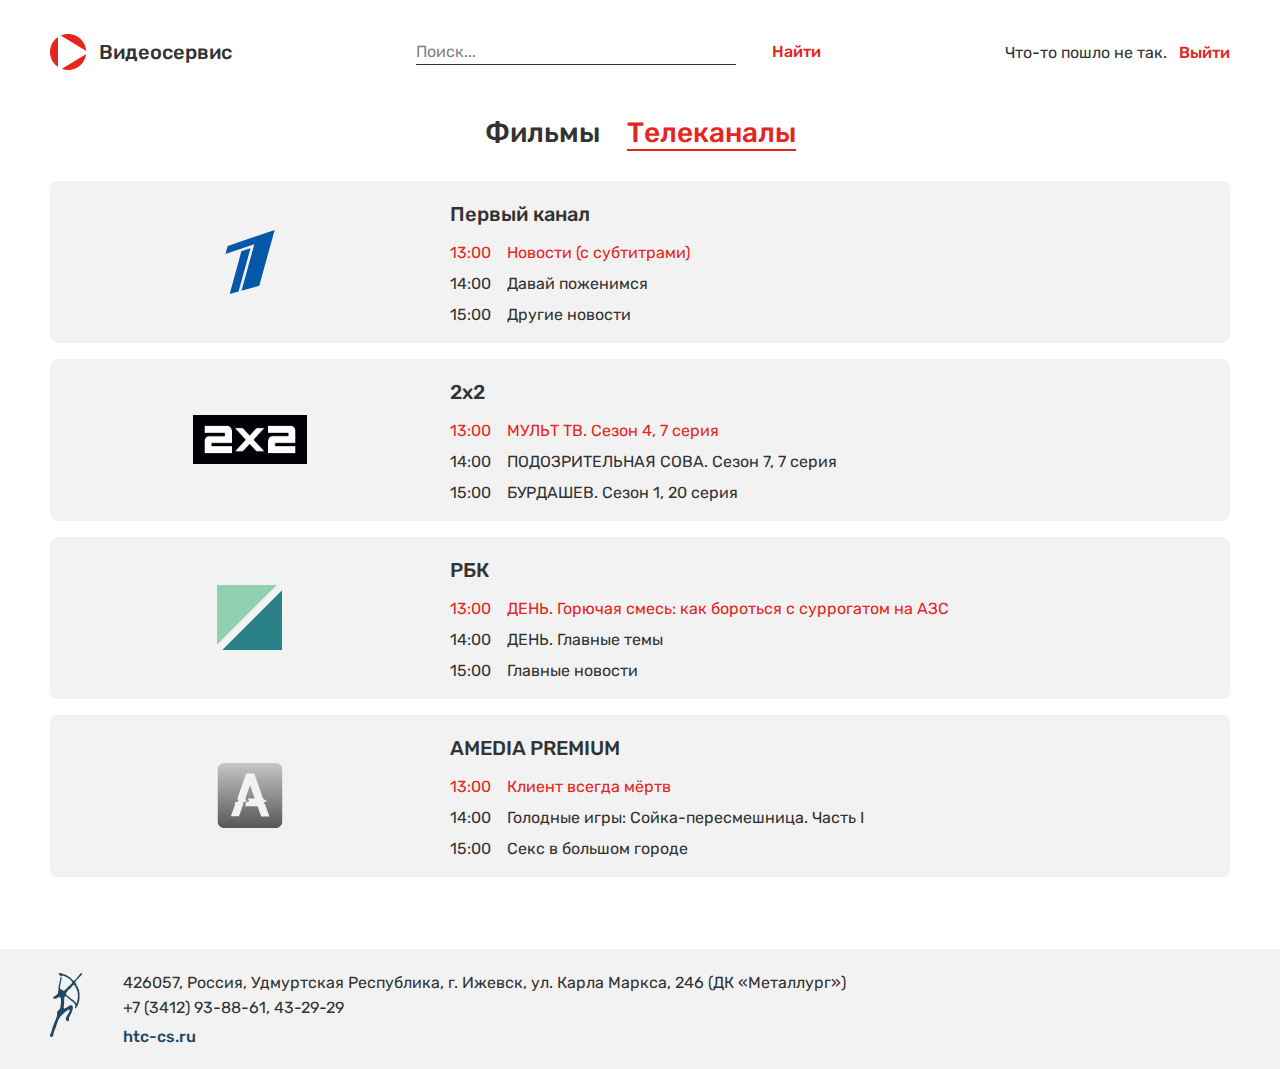
<file: tvac.html>
<!DOCTYPE html>
<html lang="ru">
<head>
    <meta charset="UTF-8">
    <meta name="viewport" content="width=device-width, initial-scale=1.0">
    <title>Видеосервис ЦВТ</title>
    <link rel="stylesheet" href="css/style-tv.css">
</head>
<body>
    <div class="container">
        <header class="header">
            <div class="header__logo">
                <img src="img/sign.png" alt="logo">
                <p class="header__logo_name">Видеосервис</p>
            </div>
            <form class="header__search">
                <input class="header__search_txt" type="text" placeholder="Поиск...">
                <input class="header__search_btn" type="button" value="Найти">
            </form>
            <span style="display: flex;gap: 12px;" class="header__nick">
                <p class="nickname" id="greetingMessage"></p>
                <form class="header__login" action="">
                    <a class="header__login-out" href="index.html">Выйти</a>
                </form>
            </span>
        </header>
        <main>
            <nav>
                <ul class="nav__ul">
                    <li class="nav__ul_li"><a class="nav__ul_a" href="indexac.html">Фильмы</a></li>
                    <li class="nav__ul_li"><a class="nav__ul_a" href="tvac.html">Телеканалы</a></li>
                </ul>
            </nav>
            <div class="tv">
                <article class="tv__canal" >
                    <img class="tv__canal_img" src="img/logo.svg"  alt="">
                    <div class="tv__txt">
                        <h3 class="tv__txt-h3">Первый канал</h3>
                        <span style="display: flex; gap: 16px; margin-top: 17px;">
                            <p class="tv__txt-1">13:00</p>
                            <p class="tv__txt-1">Новости (с субтитрами)</p>
                        </span>
                        <span style="display: flex; gap: 16px; margin-top: 12px;">
                            <p class="tv__txt-2">14:00</p>
                            <p class="tv__txt-2">Давай поженимся</p>
                        </span>
                        <span style="display: flex; gap: 16px; margin-top: 12px;">
                            <p class="tv__txt-2">15:00</p>
                            <p class="tv__txt-2">Другие новости</p>
                        </span>
                    </div>
                </article>
                <article class="tv__canal" >
                    <img class="tv__canal_img" src="img/22.svg" alt="">
                    <div class="tv__txt" >
                        <h3 class="tv__txt-h3">2x2</h3>
                        <span style="display: flex; gap: 16px; margin-top: 17px;">
                            <p class="tv__txt-1">13:00</p>
                            <p class="tv__txt-1">МУЛЬТ ТВ. Сезон 4, 7 серия</p>
                        </span>
                        <span style="display: flex; gap: 16px; margin-top: 12px;">
                            <p class="tv__txt-2">14:00</p>
                            <p class="tv__txt-2">ПОДОЗРИТЕЛЬНАЯ СОВА. Сезон 7, 7 серия</p>
                        </span>
                        <span style="display: flex; gap: 16px; margin-top: 12px;">
                            <p class="tv__txt-2">15:00</p>
                            <p class="tv__txt-2">БУРДАШЕВ. Сезон 1, 20 серия</p>
                        </span>
                    </div>
                </article>
                <article class="tv__canal">
                    <img class="tv__canal_img" src="img/rbk.svg"  alt="">
                    <div class="tv__txt">
                        <h3 class="tv__txt-h3">РБК</h3>
                        <span style="display: flex; gap: 16px; margin-top: 17px;">
                            <p class="tv__txt-1">13:00</p>
                            <p class="tv__txt-1">ДЕНЬ. Горючая смесь: как бороться с суррогатом на АЗС</p>
                        </span>
                        <span style="display: flex; gap: 16px; margin-top: 12px;">
                            <p class="tv__txt-2">14:00</p>
                            <p class="tv__txt-2">ДЕНЬ. Главные темы</p>
                        </span>
                        <span style="display: flex; gap: 16px; margin-top: 12px;">
                            <p class="tv__txt-2">15:00</p>
                            <p class="tv__txt-2">Главные новости</p>
                        </span>
                    </div>
                </article>
                <article class="tv__canal">
                    <img  class="tv__canal_img" src="img/am.svg"  alt="">
                    <div class="tv__txt" >
                        <h3 class="tv__txt-h3">AMEDIA PREMIUM</h3>
                        <span style="display: flex; gap: 16px; margin-top: 17px;">
                            <p class="tv__txt-1">13:00</p>
                            <p class="tv__txt-1">Клиент всегда мёртв</p>
                        </span>
                        <span style="display: flex; gap: 16px; margin-top: 12px;">
                            <p class="tv__txt-2">14:00</p>
                            <p class="tv__txt-2">Голодные игры: Сойка-пересмешница. Часть I</p>
                        </span>
                        <span style="display: flex; gap: 16px; margin-top: 12px;">
                            <p class="tv__txt-2">15:00</p>
                            <p class="tv__txt-2">Секс в большом городе</p>
                        </span>
                    </div>
                </article>
                <article class="tv__canal">
                    <img class="tv__canal_img" src="img/image 1.svg"  alt="">
                    <div class="tv__txt">
                        <h3 class="tv__txt-h3">РЕН ТВ</h3>
                        <span style="display: flex; gap: 16px; margin-top: 17px;">
                            <p class="tv__txt-1">13:00</p>
                            <p class="tv__txt-1">Новости</p>
                        </span>
                        <span style="display: flex; gap: 16px; margin-top: 12px;">
                            <p class="tv__txt-2">14:00</p>
                            <p class="tv__txt-2">Легенды и мифы</p>
                        </span>
                        <span style="display: flex; gap: 16px; margin-top: 12px;">
                            <p class="tv__txt-2">15:00</p>
                            <p class="tv__txt-2">Наука и техника</p>
                        </span>
                    </div>
                </article>
            </div>
        </main>
    </div>
    <footer class="footer">
        <div class="container footer__container">
            <img class="footer__img" src="img/logo.png" alt="logo">
            <div class="footer__info">
                <p class="footer__info_p">426057, Россия, Удмуртская Республика, г. Ижевск, ул. Карла Маркса, 246 (ДК «Металлург»)</p>
                <p class="footer__info_p footer__par2">+7 (3412) 93-88-61, 43-29-29</p>
                <a class="footer__info_a" href="https://htc-cs.ru">htc-cs.ru</a>
            </div>
        </div> 
    </footer>
    <script src="script.js"></script>
    <script>
        const username = localStorage.getItem('username');

        if (username) {
            document.getElementById('greetingMessage').innerText = ` ${username}`;
        } else {
            document.getElementById('greetingMessage').innerText = 'Что-то пошло не так.';
        }
    </script>
</body>
</html>
</file>
<file: css/style.css>
*{ 
    margin: 0;
    padding: 0;
}

@font-face {
    font-family: Rubik-Medium;
    src: url(../fonts/Rubik-Medium.ttf);
}

@font-face {
    font-family: Rubik-Regular;
    src: url(../fonts/Rubik-Regular.ttf);
}

.container{
    width: 1180px;
    /* height: 100vh; */
    /* background-color: cadetblue; */
    margin: 0 auto;
}

.header{
    height: 40px;
    /* background-color: bisque; */
    display: flex;
    justify-content: space-between;
    align-items: center;
    margin-top: 32px;
}

.header__logo{
    display: flex;
    align-items: center;
}

.header__logo_name{
    margin-left: 11.88px;
    font-size: 20px;
    font-family: Rubik-Medium;
    color: #333333;
}

.header__search_txt{
    width: 320px;
    height: 25px;
    border: none;
    border-bottom: 1px solid #333333;
    font-family: Rubik-Medium;
    font-size: 16px;
    color: #333333;
}

.header__search_txt::placeholder{
    font-size: 16px;
    color: #828282;
    font-family: Rubik-Regular;
}

.header__search_txt:focus{
    outline: none;
}

.header__search_btn{
    background: none;
    border: none;
    font-family: Rubik-Medium;
    color: #E5261E;
    font-size: 16px;
    margin-left: 32px;
}

.header__login_btn{
    width: 113px;
    height: 38px;
    background: #E5261E;
    border: none;
    border-radius: 4px;
    color: #ffffff;
    font-family: Rubik-Medium;
    font-size: 16px;
}

.header__login_btn:hover{
    background: #CC221B;
}

.nickname{
    font-family: Rubik-Regular;
    font-style: normal;
    font-weight: 500;
    font-size: 16px;
    line-height: 19px;
    color: #333333;
}

.header__login-out{
    font-family: Rubik-Medium;
    font-style: normal;
    font-weight: 500;
    font-size: 16px;
    line-height: 19px;
    text-align: center;
    color: #E5261E;
    text-decoration: none;
}

.nav__ul {
    display: flex;
    width: 311px;
    justify-content: space-between;
    margin: 44px auto 32px auto;
}

.nav__ul_li {
    list-style-type: none;
}

.nav__ul_a {
    text-decoration: none;
    font-family: Rubik-Medium;
    font-size: 28px;
    color: #333333;
}

.nav__ul_a:focus,
.nav__ul_a:active {
    color: #E5261E;
    border-bottom: #E5261E solid 2px;
}

.nav__ul_a.active {
    color: #E5261E; /* Цвет выделенной ссылки */
    border-bottom: #E5261E solid 2px; /* Подчеркивание активной ссылки */
}

.new__header{
    font-family: Rubik-Medium;
    font-size: 24px;
    color: #333333;
}

.movies{
    display: flex;
    justify-content: space-between;
}

.movies__item{
    position: relative;
    width: 280px;
}

.movies__item_img{
    border-radius: 8px;
    margin: 16px 0;
}

.movies__item_txt{
    color: #333333;
    font-size: 20px;
    font-family: Rubik-Regular;
}

.movies__item_description{
    width: 280px;
    height: 370px;
    background-color: rgba(51,51,51,0.8);
    color: #F2F2F2;
    line-height: 140%;
    border-radius: 8px;
    font-family: Rubik-Regular;
    font-size: 16px;
    padding: 16px;
    box-sizing: border-box;
    position: absolute;
    top: 16px;
    left: 0px;
    opacity: 0;
}

.movies__item:hover .movies__item_description{
    opacity: 1;
}
.ganres{
    margin-top: 32px;
}

.ganres__gallery{
    display: flex;
    justify-content: space-between;
    margin-top: 16px;
}

.ganres__item{
    width: 280px;
    height: 208px;
    border-radius: 6px;
    box-shadow: inset 0px 0px 16px rgba(0, 0, 0, 0.15);
    display: flex;
    align-items: center;
    justify-content: center;
    flex-direction: column;
    position: relative;
    opacity: 0.8;
}

.ganres__item:hover{
    opacity: 1;
}

.ganres_bkg-comedy{
    background: linear-gradient(127.83deg, #F2C94C 8.44%, #F29A4A 91.36%);
}

.ganres_bkg-drama{
    background: linear-gradient(127.83deg, #F2994A 8.44%, #EB5757 91.36%);
}

.ganres_bkg-fantastic{
    background: linear-gradient(127.83deg, #56CCF2 8.44%, #2F80ED 91.36%);
}

.ganres_bkg-horror{
    background: linear-gradient(127.83deg, #828282 8.44%, #333333 91.36%);
}



.ganres_emj{
    font-size: 48px;
    
}


.ganres__txt{
    font-size: 20px;
    font-family: Rubik-Regular;
    color: #ffffff;
    position: absolute;
    top: 160px;
}

.footer{
    background-color: #f2f2f2;
    height: 120px;
    margin-top: 72px;
    display: flex;
    align-items: center;
}

.footer__container{
    display: flex;
}

.footer__img{
    margin-right: 39.98px;
    height: 64px;
}

.footer__info_p{
    font-family: Rubik-Regular;
    font-size: 16px;
    color: #333333;
}

.footer__par2{
    margin: 6px 0 10px 0;
}

.footer__info_a{
    text-decoration: none;
    color: #1F4766;
    font-family: Rubik-Medium;
    font-size: 16px;
}

/* Адаптив под мобильный телефон 450px */

@media screen and (max-width: 450px) {
    .container{
        width: auto;
    }

    .header{
        flex-direction: column;
        height: auto;
    }

    .header__search{
        display: flex;
        flex-direction: column;
        margin: 32px 0;
    }

    .header__search_btn{
        margin-left: 0;
        margin-top: 12px;
    }

    .header__nick{
        display: flex;
    }

    .nickname{
        margin-bottom: 12px;
        margin-right: 20px;
    }

    .main{
        flex-direction: column;
        height: auto;
    }


    .new__header{
        display: flex;
        justify-content: center;
    }

    .movies{
        display: inline-block;
        margin-left: 15%;
    }

    .new__header{
        margin-top: 50px;
    }

    .ganres__gallery{
        display: inline-block;
        margin-left: 15vw;
    }

    .ganres__item{
        margin-bottom: 20px;
    }

    .footer__img{
        margin-left: 10px;
    }

    .footer__info_p{
        font-size: 12px;
    }

}
</file>
<file: 0/css/style.css>
/**
  Нормализация блочной модели
 */
 *,
 ::before,
 ::after {
   box-sizing: border-box;
 }
 
 /**
   Убираем внутренние отступы слева тегам списков,
   у которых есть атрибут class
  */
 :where(ul, ol):where([class]) {
   padding-left: 0;
 }
 
 /**
   Убираем внешние отступы body и двум другим тегам,
   у которых есть атрибут class
  */
 body,
 :where(blockquote, figure):where([class]) {
   margin: 0;
 }
 
 /**
   Убираем внешние отступы вертикали нужным тегам,
   у которых есть атрибут class
  */
 :where(
   h1,
   h2,
   h3,
   h4,
   h5,
   h6,
   p,
   ul,
   ol,
   dl
 ):where([class]) {
   margin-block: 0;
 }
 
 :where(dd[class]) {
   margin-left: 0;
 }
 
 :where(fieldset[class]) {
   margin-left: 0;
   padding: 0;
   border: none;
 }
 
 /**
   Убираем стандартный маркер маркированному списку,
   у которого есть атрибут class
  */
 :where(ul[class]) {
   list-style: none;
 }
 
 :where(address[class]) {
   font-style: normal;
 }
 
 /**
   Обнуляем вертикальные внешние отступы параграфа,
   объявляем локальную переменную для внешнего отступа вниз,
   чтобы избежать взаимодействие с более сложным селектором
  */
 p {
   --paragraphMarginBottom: 24px;
 
   margin-block: 0;
 }
 
 /**
   Внешний отступ вниз для параграфа без атрибута class,
   который расположен не последним среди своих соседних элементов
  */
 p:where(:not([class]):not(:last-child)) {
   margin-bottom: var(--paragraphMarginBottom);
 }
 
 
 /**
   Упрощаем работу с изображениями и видео
  */
 img,
 video {
   display: block;
   max-width: 100%;
   height: auto;
 }
 
 /**
   Наследуем свойства шрифт для полей ввода
  */
 input,
 textarea,
 select,
 button {
   font: inherit;
 }
 
 html {
   /**
     Пригодится в большинстве ситуаций
     (когда, например, нужно будет "прижать" футер к низу сайта)
    */
   height: 100%;
   /**
     Убираем скачок интерфейса по горизонтали
     при появлении / исчезновении скроллбара
    */
   scrollbar-gutter: stable;
 }
 
 /**
   Плавный скролл
  */
 html,
 :has(:target) {
   scroll-behavior: smooth;
 }
 
 body {
   /**
     Пригодится в большинстве ситуаций
     (когда, например, нужно будет "прижать" футер к низу сайта)
    */
   min-height: 100%;
   /**
     Унифицированный интерлиньяж
    */
   line-height: 1.5;
 }
 
 /**
   Нормализация высоты элемента ссылки при его инспектировании в DevTools
  */
 a:where([class]) {
   display: inline-flex;
 }
 
 /**
   Курсор-рука при наведении на элемент
  */
 button,
 label {
   cursor: pointer;
 }
 
 /**
   Приводим к единому цвету svg-элементы
   (за исключением тех, у которых уже указан
   атрибут fill со значением 'none' или начинается с 'url')
  */
 :where([fill]:not(
   [fill="none"],
   [fill^="url"]
 )) {
   fill: currentColor;
 }
 
 /**
   Приводим к единому цвету svg-элементы
   (за исключением тех, у которых уже указан
   атрибут stroke со значением 'none')
  */
 :where([stroke]:not(
   [stroke="none"],
   [stroke^="url"]
 )) {
   stroke: currentColor;
 }
 
 /**
   Чиним баг задержки смены цвета при взаимодействии с svg-элементами
  */
 svg * {
   transition-property: fill, stroke;
 }
 
 /**
   Приведение рамок таблиц в классический 'collapse' вид
  */
 :where(table) {
   border-collapse: collapse;
   border-color: currentColor;
 }
 
 /**
   Удаляем все анимации и переходы для людей,
   которые предпочитают их не использовать
  */
 @media (prefers-reduced-motion: reduce) {
   *,
   ::before,
   ::after {
     animation-duration: 0.01ms !important;
     animation-iteration-count: 1 !important;
     transition-duration: 0.01ms !important;
     scroll-behavior: auto !important;
   }
 }

































@font-face {
    font-family: Rubik-Medium;
    src: url(../fonts/Rubik-Medium.ttf)
}

@font-face {
    font-family: Rubik-Regular;
    src: url(../fonts/Rubik-Regular.ttf);
}

@font-face {
    font-family: Poppins-SemiBold;
    src: url(../fonts/Poppins-SemiBold.ttf);
}

@font-face {
    font-family: Poppins-SemiBold;
    src: url(../fonts/Poppins-SemiBold.ttf);
}

@font-face {
    font-family: Poppins-Medium;
    src: url(../fonts/Poppins-Medium.ttf);
}

@font-face {
    font-family: Poppins-Regular;
    src: url(../fonts/Poppins-Regular.ttf);
}

@font-face {
    font-family: Outfit-Medium;
    src: url(../fonts/Outfit-Medium.ttf);
}

@font-face {
    font-family: DMSans-Regular;
    src: url(../fonts/DMSans-Regular.ttf);
}


.header{
    height: 92px;
    background-color: #12141D;
    display: flex;
    flex-direction: row;
    justify-content: center;
    align-items: center;
    border-bottom: 1px solid rgba(255, 255, 255, 0.1);
}

.header__logo{
    margin-left: 12vw;
}

.header__txt{
    display: flex;
    flex-direction: row;
    gap: 3vw;
    margin-left: auto;
    margin-right: auto;
}

.header__txt-nota{
    font-family: Rubik-Regular;
    font-size: 1em;
    color: white;
    font-weight: 300;
    text-decoration: none;
}

.header__txt-a{
    font-family: Rubik-Medium;
    font-weight: 500;
}

.header__btn{
    display: flex;
    flex-direction: row;
    gap: 20px;
    margin-left: auto;
    margin-right: 12vw;
}

.header__btn-up,
.header__btn-in{
    box-sizing: border-box;
    display: flex;
    flex-direction: row;
    justify-content: center;
    align-items: center;
    padding: 10px 24px;
    gap: 4px;
    border: 1px solid rgba(255, 255, 255, 0.1);
    border-radius: 4px;
    background-color: rgba(255, 255, 255, 0);
    font-family: Rubik-Medium;
    color: white;
    font-size: 1em;
}

.header__btn-up:hover,.header__btn-up:focus,
.header__btn-in:hover, .header__btn-in:focus{
    background: rgba(255, 255, 255, 0.1);
    border-radius: 4px;
}

.block1{
    height: 728px;
    background-color: #12141D;
    display: flex;
    flex-direction: column;
    align-items: center;
    justify-content: center;
}

.block1__abs{
    display: flex;
    justify-content: center;
}

.block1__abs-fg{
    position: absolute;
}


.block1__h1{
    font-family: Poppins-SemiBold;
    color: white;
    font-size: 4em;
    margin-bottom: 24px;
    width: 80%;
    max-width: 600px;
    text-align: center;
}

.block1__h5{
    font-family: Rubik-Regular;
    max-width: 600px;
    width: 75%;
    color: rgba(255, 255, 255, 0.6);
    font-weight: 300;
    text-align: center;
    font-size: 1.2em;
    margin-bottom: 52px;
}

.block1__inp{
    display: flex;
    flex-direction: row;
    box-sizing: border-box;
    width: auto;
    height: 64px;
    background: #FFFFFF;
    border: 1.4px solid #FD6314;
    box-shadow: 20px 20px 50px rgba(49, 49, 49, 0.05);
    border-radius: 8px;
    align-items: center;
    justify-content: center;
    margin-bottom: 32px;
}

.block1__inp-ser{
    box-sizing: border-box;
    width: 40px;
    height: 40px;
    background: #FD6314;
    box-shadow: 0px 2px 4px rgba(75, 78, 252, 0.1);
    border-radius: 4px;
    display: flex;
    align-items: center;
    justify-content: center;
    border: none;
    margin-left: 12px;
    margin-right: 20px;
}

.block1__inp-ser:focus,
.block1__inp-ser:hover{
    opacity: 0.8;
}

.block1__inp-inp{
    max-width: 350px;
    width: 45vw;
    font-family: Rubik-Regular;
    font-size: 1.1em;
    color: #444D56;
    border: none;
}

.block1__inp-inp:active, :hover, :focus {
    outline: 0;
    outline-offset: 0;
}

.block1__inp-loc{
    display: flex;
    flex-direction: row;
    align-items: center;
    justify-content: center;
    background: #E1E4E8C8;
    border-radius: 4px;
    border: none;
    padding: 12px 16px;
    gap: 4px;
    margin-right: 12px;
    font-family: Rubik-Regular;
    font-size: 0.8em;
}

.block1__inp-loc:hover,
.block1__inp-loc:focus{
    opacity: 0.6;
}

.block1__post-num{
    font-family: Rubik-Regular;
    font-weight: 500;
    font-size: 1.2em;
    color: #39C587;
}

.block1__post-txt{
    font-family: Rubik-Regular;
    font-weight: 500;
    font-size: 1em;
    color: white;
}

.block2{
    height: 349px;
    background-color: white;
    display: flex;
    flex-direction: column;
    align-items: center;
    justify-content: center;
    gap: 32px;
}

.block2__topline{
    position: relative;
    display: flex;
    flex-direction: row;
    width: 90vw;
    justify-content: center;
    align-items: center;
    gap: 8px;
}

.block2__topline-1,
.block2__topline-2{
    width: 35vw;
    border: 1px solid rgba(18, 20, 29, 0.2);
    transform: rotate(-180deg);
}

.block2__topline-txt{
    font-family: Rubik-Regular;
    font-size: 1em;
    color: #12141D;
    text-align: center;
}

.block2__comp{
    display: grid;
    grid-template-columns: auto auto auto auto auto auto;
    gap: 3vw;
}

.block2__botline{
    width: calc(70vw + 226px);
    border: 1px solid rgba(18, 20, 29, 0.2);
    transform: rotate(-180deg);
}

.block3{
    height: 1012px;
    background: rgba(18, 20, 29, 0.03);
    display: flex;
    flex-direction: column;
    justify-content: center;
    align-items: center;
}

.block3__hed{
    display: flex;
    flex-direction: row;
    align-items: end; 
    gap: 30vw; 
}

.block3__hed-h1{
    font-family: Poppins-SemiBold;
    font-size: 2.5em;
}

.block3__hed-h3{
    font-family: Rubik-Regular;
    font-size: 1em;
    font-weight: 300;
    color: rgba(18, 20, 29, 0.6);
}

.block3__hed-btn{
    display: flex;
    justify-content: center;
    align-items: center;
    padding: 8px 13px;
    gap: 10px;
    width: 95px;
    height: 32px;
    border-radius: 4px;
    border: none;
    font-family: Rubik-Regular;
    font-size: 0.9em;
    background: rgba(18, 20, 29, 0.05);
    color:#12141D ;
}

.block3__hed-btn:focus
{
    background: #FF6644;
    color: #ffffff;
}

.block3__hed-btn:hover
{
    background: #FF6644;
    color: #ffffff;
}

.block3__prof{
    display: flex;
    flex-direction: column;
    gap: 16px;
    margin-top: 52px;
}

.block3__prof-el{
    display: flex;
    flex-direction: row;
    align-items: center;
    justify-content: center;
    box-sizing: border-box;
    width: calc(700px + 30vw);
    height: auto;
    border: 1px solid rgba(18, 20, 29, 0.24);
    border-radius: 8px;

}

.block3__prof-el__h2{
    font-family: Poppins-Medium;
    font-weight: 400;
    font-size: 1.5em;
    margin-bottom: 12px;
}

.block3__prof-el__inf{
    display: grid;
    grid-template-columns: auto auto auto auto;
    opacity: 0.6;
    font-family: Rubik-Regular;
    font-size: 1em;
    gap: 20px;
}

.block3__prof-el__nap{
    font-family: Rubik-Regular;
    font-style: normal;
    font-weight: 400;
    font-size: 0.9em;
    color: #FD4C5C;
    display: flex;
    justify-content: center;
    align-items: center;
    padding: 6px 10px;
    gap: 10px;
    background: rgba(255, 102, 68, 0.1);
    border-radius: 4px;
    margin-left: 40px;
    margin-top: 38px;
}

.block3__prof-el__btn{
    font-family: Rubik-Medium;
    font-weight: 500;
    font-size: 0.9em;
    color: #226BF9;
    display: flex;
    flex-direction: row;
    justify-content: center;
    align-items: center;
    padding: 10px 16px;
    gap: 10px;
    background: rgba(34, 107, 249, 0.1);
    border-radius: 4px;
    border: none;
    margin-left: auto;
    margin-right: 20px;
}

.block3__prof-el__btn:hover,
.block3__prof-el__btn:focus{
    background: #226BF9;
    color: #FFFFFF;
}

.block3__btn{
    display: flex;
    flex-direction: row;
    justify-content: center;
    align-items: center;
    padding: 16px 24px;
    gap: 10px;
    border-radius: 4px;
    font-family: Rubik-Regular;
    font-weight: 500;
    font-size: 1em;
    border: none;
    margin-top: 68px;
    background: rgba(18, 20, 29, 0.05);
    color:#12141D ;
    width: 155px;
}

.block3__btn:hover{
    background: #FF6644;
    color: #FFFFFF;
}

.block3__btn:focus{
    background: #FF6644;
    color: #FFFFFF;
}

.block4{
    display: flex;
    flex-direction: column;
    align-items: center;
    justify-content: center;
    height: 745px;
}

.block4__h1{
    font-family: Poppins-SemiBold;
    font-size: 2em;
    margin-bottom: 52px;
}

.block4__comp{
    display: grid;
    grid-template-columns: auto auto auto auto auto;
    gap: 16px;
}

.block4__comp-el{
    width: 215px;
    height: 290px;
    background: #FFFFFF;
    border: 1px solid #E1E4E8;
    border-radius: 8px;
}

.block4__comp-name{
    font-family: Outfit-Medium;
    font-weight: 500;
    font-size: 1.1em;
    color: #12141D;
    margin-bottom: 12px;
}

.block4__comp-name__line{
    margin: 0 8px;
    width: 14px;
    height: 0px;
    border: 1px solid rgba(18, 20, 29, 0.5);
    transform: rotate(90deg);
}

.block4__comp-name__txt{
    font-family: DMSans-Regular;
    font-size: 0.75em;
}

.block4__comp-d{
    display: flex;
    flex-direction: column;
    padding: 12px;
    background: #F8F8F8;
    border-radius: 8px;
    width: 175px;
    margin-top: 20px;
    margin-bottom: 16px;
}

.block4__comp-el__txt{
    font-family: Rubik-Regular;
    font-size: 0.8em;
    line-height: 22px;
}

.block4__comp-el__btn{
    display: flex;
    flex-direction: row;
    justify-content: center;
    align-items: center;
    padding: 2px 10px;
    gap: 2px;
    background: rgba(34, 107, 249, 0.1);
    border-radius: 4px;
    font-family: Rubik-Regular;
    font-size: 1em;
    color: #226BF9;
    border: none;
    margin-top: 24px;
}

.block4__comp-el__btn:hover,
.block4__comp-el__btn:focus{
    background: #226BF9;
    color: #FFFFFF;
}

.block4__btn{
    margin-top: 52px;
    display: flex;
    flex-direction: row;
    justify-content: center;
    align-items: center;
    padding: 16px 24px;
    gap: 10px;
    border-radius: 4px;
    font-family: Rubik-Regular;
    font-size: 1em;
    line-height: 16px;
    border: none;
    background: rgba(18, 20, 29, 0.05);
    color:#12141D ;
}

.block4__btn:hover,
.block4__btn:focus{
    background: #FF6644;
    color: #FFFFFF;
}

.dop{
    display: none;
}

.block5{
    height: 484px;
    background-color: #12141D;
    display: flex;
    flex-direction: row;
    justify-content: center;
    align-items: center;
}

.block5__txt{
    display: grid;
    grid-template-columns: auto;
    margin-left: 60px;
}

.block5__txt-com{
    font-family: Rubik-Regular;
    font-size: 1.8em;
    color: #FFFFFF;
    width: 50vw;
    max-width: 687px;
    margin-top: 32px;
    margin-bottom: 36px;
}

.block5__txt-h5{
    font-family: Poppins-SemiBold;
    font-weight: 300;
    font-size: 1em;
    color: white;
    margin-bottom: 8px;
}

.block5__txt-p{
    font-family: Rubik-Regular;
    font-size: 0.8em;
    color: rgba(255, 255, 255, 0.5);
}

.block5__btn{
    display: flex;
    flex-direction: row;
    margin-top: 240px;
    margin-left: 60px;
    gap: 8px;
}

.block5__btn-1{
    display: flex;
    align-items: center;
    justify-content: center;
    width: 44px;
    height: 44px;
    background: rgba(255, 102, 68, 0.1);
    border: none;
    border-radius: 50%;
}

.block5__btn-2{
    display: flex;
    align-items: center;
    justify-content: center;
    width: 44px;
    height: 44px;
    background: #FF6644;
    border: none;
    border-radius: 50%;
}

.block5__btn-2:hover,
.block5__btn-2:focus{
    opacity: 0.8;
}

.block6{
    height: 615px;
    display: flex;
    flex-direction: column;
    align-items: center;
    justify-content: center;
}

.block6-h1{
    font-family: Poppins-SemiBold;
    font-size: 2.5em;
    margin-bottom: 52px;
}

.block6-df{
    display: flex;
    flex-direction: row;
    gap: 24px;
}

.block6__el{
    box-sizing: border-box;
    width: 364px;
    height: 279px;
    background: #FFFFFF;
    border: 1px solid #E1E4E8;
    border-radius: 8px;
    padding: 32px;
}

.block6__el__gr-red,
.block6__el__gr-blue,
.block6__el__gr-green{
    position: absolute;
    margin-top: -6px;
    margin-left: -32px;
    width: 70px;
    height: 40px;
    background: linear-gradient(90deg, rgba(255, 79, 0, 0.15) 0%, rgba(255, 255, 255, 0) 97.92%);
}

.block6__el__gr-blue{
    background: linear-gradient(90deg, rgba(75, 78, 252, 0.15) 0%, rgba(255, 255, 255, 0) 97.92%);
}

.block6__el__gr-green{
    background: linear-gradient(90deg, rgba(0, 209, 102, 0.15) 0%, rgba(255, 255, 255, 0) 97.92%);
}

.block6__el-h3{
    font-family: Poppins-Medium;
    font-weight: 400;
    font-size: 1.5em;
    margin-top: 26px;
    margin-bottom: 12px;
}

.block6__el-p{
    font-family: Rubik-Regular;
    font-size: 1em;
    color: #444D56;
}

.block6__el-btn{
    margin-top: 24px;
    display: flex;
    flex-direction: row;
    justify-content: center;
    align-items: center;
    padding: 6px 6px 6px 10px;
    gap: 2px;
    border-radius: 4px;
    font-family: Rubik-Regular;
    font-size: 1em;
    color: #444D56;
    background-color: #444D5600;
    border: none;
}

.block6__el-btn:hover,
.block6__el-btn:focus{
    color: #226BF9;
    background: rgba(34, 107, 249, 0.1);
    border-radius: 4px;
}

.block6__el-btn path {
    stroke: black;   /* Цвет обводки по умолчанию */
    fill: none;      /* Область внутри прозрачная */
}

/* Стиль при наведении и фокусе */
.block6__el-btn:hover path, .block6__el-btn:focus path {
    stroke: #226BF9; /* Изменённый цвет обводки */
}

.footer{
    height: 678px;
    background-color: #12141D;
    display: flex;
    flex-direction: column;
    justify-content: center;
    align-items: center;
}

.footer__hed{
    display: flex;
    flex-direction: row;
    align-items: center;
    gap: 30vw;
}

.footer__hed-h1{
    font-family: Poppins-SemiBold;
    font-size: 2.1em;
    color: white;
    max-width: 552px;
}

.footer__hed-btn{
    box-sizing: border-box;
    width: 154px;
    height: 48px;
    background: #FF6644;
    border: 0.2px solid #1B1F23;
    box-shadow: 0px 2px 4px rgba(75, 78, 252, 0.1);
    border-radius: 4px;
    font-family: Rubik-Regular;
    font-size: 0.8em;
    color: #FFFFFF;
}

.footer__hed-btn:focus,
.footer__hed-btn:hover{
    opacity: 0.8;
}

.footer__line-1,
.footer__line-2{
    width: calc(30vw + 154px + 552px);
    height: 0px;
    border: 1px solid rgba(255, 255, 255, 0.1);
    margin: 52px 0;
}

.footer__line-2{
    margin-bottom: 32px;
}

.footer__block{
    display: grid;
    grid-template-columns: auto auto auto auto auto;
    gap: 6vw;
}

.footer__block-df{
    display: flex;
    flex-direction: row;
    gap: 8px;
}

.footer__block-txt1{
    font-family: Rubik-Regular;
    font-size: 1em;
    color: rgba(255, 255, 255, 0.6);
    font-weight: 200;
}

.footer__block-h4{
    font-family: Poppins-Regular;
    color: white;
    font-size: 1.1em;
    font-weight: 300;
    margin-bottom: 16px;
    margin-top: 12px;
}

.footer__block-txt2{
    font-family: Rubik-Regular;
    font-size: 0.9em;
    color: rgba(255, 255, 255, 0.6);
    font-weight: 100;
}

.footer__vip{
    display: flex;
    flex-direction: row; 
    gap: 35vw;
}

.footer__vip-txt{
    font-family: Rubik-Regular;
    font-size: 12px;
    line-height: 16px;
    color: rgba(255, 255, 255, 0.6);
    text-decoration: none;
}

.footer__vip-btn{
    border: none;
    background-color: #12141D;
    padding: 0;
}















@media screen and (max-width: 1450px) {
    .fg1{
        display: none;
    }
}


@media screen and (max-width: 1200px) {
    .header{
        font-size: 14px;
    }

    .fg5,
    .fg6{
        display: none;
    }

    .block3__hed{
        flex-direction: column;
        gap: 12px;
        text-align: center;
    }

    .block3__hed-gr{
        margin-left: auto;
        margin-right: auto;
    }

    .block4{
        height: auto;
    }

    .block4__comp{
        grid-template-columns: auto auto auto;
    }

    .dop{
        display: block;
    }

    
    .block4__h1{
        width: 90vw;
        margin-top: 20px;
        text-align: center;
    }

    .block4__btn{
        margin-bottom: 20px;
    }

    .block6{
        height: auto;
        padding: 32px 0;
    }

    .block6-h1{
        text-align: center;
        width: 90vw;
    }

    .block6-df{
        flex-direction: column;
    }

    .block6__el{
        width: 50vw;
        min-width: 300px;
    }

    .footer{
        height: auto;
        padding: 24px 0;
    }

    .footer__block{
        grid-template-columns: auto auto auto;
    }

    .footer__hed{
        gap: 5vw;
    }

    .footer__vip{
        gap: 10vw;
    }

    .footer__line-1,
    .footer__line-2{
        width: 90vw;
    }
}

@media screen and (max-width: 1050px) {
    .block3__prof-el{
        flex-direction: column;
    }

    .block3{
        height: auto;
    }

    .block3__hed-h1{
        margin-top: 20px;
    }

    .block3__prof-el{
        width: 80vw;
    }

    .block3__prof-el__btn,
    .block3__prof-el__nap{
        margin: 0;
        margin: 12px;
    }

    .block3__prof-el__nap{
        margin-bottom: 0;
    }

    .block3__btn{
        margin-bottom: 12px;
    }
}

@media screen and (max-width: 1000px) {
    .block1__abs-fg{
        display: none;
    }

    .block2{
        font-size: 10px;
    }

    .block2__topline-1,
    .block2__topline-2{
        width: 30vw;
    }

    .block2__comp{
        grid-template-columns: auto auto auto;
    }

    .block2__topline{
        width: 90vw;
    }

    .block2__botline{
        width: 90vw;
    }
}

@media screen and (max-width: 950px) {
    .header{
        flex-direction: column;
        height: auto;
        gap: 32px;
    }

    .header__btn,
    .header__logo{
        margin: 0;
    }

    .header__btn{
        margin-bottom: 12px;
    }

    .header__logo{
        margin-top: 12px;
    }

    .block1{
        font-size: 12px;
    }

    .block4{
        font-size: 14px;
    }

    .block5{
        font-size: 12px;
        flex-direction: column;
        height: auto;
    }

    .block5__btn{
        margin: 0;
        margin: 20px 0;
    }

    .block5__txt-img{
        margin: 32px 0;
    }

    .block5__txt{
        margin: 0;
    }

    .block6{
        font-size: 14px;
    }

    .footer{
        font-size: 14px;
    }

    .footer__hed{
        flex-direction: column;
        gap: 50px;
    }

    .footer__hed-h1{
        text-align: center;
        width: 80vw;
    }
}

@media screen and (max-width: 750px) {

    .block4__comp{
        grid-template-columns: auto auto ;
    }

    .footer__block{
        grid-template-columns: auto auto;
    }

    .footer__vip{
        flex-direction: column;
        align-items: center;
        gap: 24px;
    }

}


@media screen and (max-width: 600px) {
    .block2__comp{
        grid-template-columns: auto auto auto;
    }
    .block3__prof-el__inf{
        grid-template-columns: auto auto;
        gap: 4px;
    }

    .block3__prof-el__h2{
        width: 70vw;
        text-align: center;
    }


}

@media screen and (max-width: 550px) {
    .block1{
        font-size: 10px;
        height: 450px;
    }

    .block1__h1{
        font-size: 3em;
    }

    .block1__inp{
        height: 50px;
    }

    .block1__inp-ser__img,
    .block1__inp-loc__img{
        width: 10px;
        height: 10px;
    }


    .block1__inp-ser{
        width: 28px;
        height: 28px;
    }

    .block2__comp{
        grid-template-columns: 100px 100px;
    }
    
    .block2__topline-1,
    .block2__topline-2{
        width: 25vw;
    }

    .block3{
        font-size: 12px;
    }
}

@media screen and (max-width: 500px) {
    .block4__comp{
        grid-template-columns: auto ;
    }

    .block4__comp-el{
        width: 70vw;
        max-width: 260px;
        min-width: 210px;
    }

    .block5__txt-com{
        font-size: 1.3em;
    }

    .block5__txt-img{
        height: 142px;
        width: 100px;
    }
}

@media screen and (max-width: 360px) {
    .block1__inp-loc{
        display: none !important;
    }

    .block1__inp-inp{
        max-width: 200px;
        width: 70vw;
    }
}
</file>
<file: css/style-reg.css>
*{ 
    margin: 0;
    padding: 0;
}

@font-face {
    font-family: Rubik-Medium;
    src: url(../fonts/Rubik-Medium.ttf);
}

@font-face {
    font-family: Rubik-Regular;
    src: url(../fonts/Rubik-Regular.ttf);
}

.container{
    height: 100vh;
    width: auto;
    margin: 0 auto;
    background-color: #f2f2f2;
}

.main{
    display: flex;
    justify-content: center;
}

.block{
    margin-top: 19vh;
    width: 304px;
    height: 394px;
    background: #FFFFFF;
    border-radius: 8px;
}

.block-h1{
    font-family: Rubik-Medium;
    font-style: normal;
    font-weight: 500;
    font-size: 28px;
    line-height: 33px;
    text-align: center;
    color: #333333;
    margin-top: 36px;
}


.block__input-name,
.block__input-pass{
    font-family: Rubik-Regular;
    font-style: normal;
    font-weight: 400;
    font-size: 16px;
    line-height: 19px;
    color: #828282;
    border-left: #333333;
    border-right: #333333;
    border-top: #333333;
    margin-left: 36px;
    width: 232px;
    margin-top: 24px;
}

.block__input-name:active, :hover, :focus
.block__input-pass:active, :hover, :focus{
    border-left: #333333;
    border-right: #333333;
    border-top: #333333;
    outline: 0;
    outline-offset: 0;
}

.block__check-rem{
    width: 16px;
    height: 16px;
    box-sizing: border-box;
    border: 1px solid #333333;
    border-radius: 4px;
}

.block__lable-rem{
    font-family: Rubik-Regular;
    font-style: normal;
    font-size: 16px;
    line-height: 19px;
    color: #333333;
    margin-top: 1px;
}

.block__btn{
    width: 113px;
    height: 38px;
    background: #E5261E;
    border-radius: 4px;
    font-family: Rubik-Medium;
    font-style: normal;
    font-weight: 500;
    font-size: 16px;
    line-height: 19px;
    text-align: center;
    color: #FFFFFF;
    border: none;
    margin-left: 96px;
    margin-top: 70px;
}

.block__btn:active,
.block__btn:hover{
    background: #CC221B;
}

.block__home{
    width: 100px;
    height: 28px;
    background: #f2f2f2;
    border-radius: 4px;
    font-family: Rubik-Regular;
    font-style: normal;
    font-weight: 500;
    font-size: 14px;
    line-height: 19px;
    text-align: center;
    color: #828282;
    border: none;
    margin-left: 185px;
    margin-top: 44px;
}

.block__home:active,
.block__home:hover{
    background: #828282;
    color: #f2f2f2;
}
</file>
<file: css/style-tv.css>
*{ 
    margin: 0;
    padding: 0;
}

@font-face {
    font-family: Rubik-Medium;
    src: url(../fonts/Rubik-Medium.ttf);
}

@font-face {
    font-family: Rubik-Regular;
    src: url(../fonts/Rubik-Regular.ttf);
}

.container{
    width: 1180px;
    /* height: 100vh; */
    /* background-color: cadetblue; */
    margin: 0 auto;
}

.header{
    height: 40px;
    /* background-color: bisque; */
    display: flex;
    justify-content: space-between;
    align-items: center;
    margin-top: 32px;
}

.header__logo{
    display: flex;
    align-items: center;
}

.header__logo_name{
    margin-left: 11.88px;
    font-size: 20px;
    font-family: Rubik-Medium;
    color: #333333;
}

.header__search_txt{
    width: 320px;
    height: 25px;
    border: none;
    border-bottom: 1px solid #333333;
    font-family: Rubik-Medium;
    font-size: 16px;
    color: #333333;
}

.header__search_txt::placeholder{
    font-size: 16px;
    color: #828282;
    font-family: Rubik-Regular;
}

.header__search_txt:focus{
    outline: none;
}

.header__search_btn{
    background: none;
    border: none;
    font-family: Rubik-Medium;
    color: #E5261E;
    font-size: 16px;
    margin-left: 32px;
}

.header__login_btn{
    width: 113px;
    height: 38px;
    background: #E5261E;
    border: none;
    border-radius: 4px;
    color: #ffffff;
    font-family: Rubik-Medium;
    font-size: 16px;
}

.header__login_btn:hover{
    background: #CC221B;
}

.nickname{
    font-family: Rubik-Regular;
    font-style: normal;
    font-weight: 500;
    font-size: 16px;
    line-height: 19px;
    color: #333333;
}

.header__login-out{
    font-family: Rubik-Medium;
    font-style: normal;
    font-weight: 500;
    font-size: 16px;
    line-height: 19px;
    text-align: center;
    color: #E5261E;
    text-decoration: none;
}

.nav__ul {
    display: flex;
    width: 311px;
    justify-content: space-between;
    margin: 44px auto 32px auto;
}

.nav__ul_li {
    list-style-type: none;
}

.nav__ul_a {
    text-decoration: none;
    font-family: Rubik-Medium;
    font-size: 28px;
    color: #333333;
}

.nav__ul_a:focus,
.nav__ul_a:active {
    color: #E5261E;
    border-bottom: #E5261E solid 2px;
}

.nav__ul_a.active {
    color: #E5261E; /* Цвет выделенной ссылки */
    border-bottom: #E5261E solid 2px; /* Подчеркивание активной ссылки */
}

.tv{
    margin-top: 27px;
    overflow: auto;
    height: 696px;
    width: 1210px;
    scrollbar-color:#bdbdbd #f2f2f2 ;
    scrollbar-width: thin;
    scrollbar-arrow-color: none;
}

/* Скрытие стрелок */
.tv::-webkit-scrollbar-button {
    display: none;
}

/* Стиль самого скроллбара */
.tv::-webkit-scrollbar {
    width: 12px; /* Ширина скроллбара */
    background-color: transparent; /* Цвет фона (если нужно) */
    border-radius: 6px; /* Закругление углов */
}

/* Полоса прокрутки */
.tv::-webkit-scrollbar-thumb {
    background-color: #bdbdbd; /* Цвет полосы прокрутки */
    border-radius: 6px; /* Закругление углов */
}

/* Область трекера (поле за полосой прокрутки) */
.tv::-webkit-scrollbar-track {
    background-color: #f2f2f2; /* Цвет области трекера */
    border-radius: 6px; /* Закругление углов */
}


.tv__canal{
    width: 1180px;
    height: 162px;
    background: #F2F2F2;
    border-radius: 8px;
    margin-bottom: 16px;
    display: flex;
}

.tv__canal_img{
    margin-left: 143px; 
    height: 65px; 
    width: 114px; 
    margin-top: 48px;
}

.tv__txt{
    margin-left: 143px;
}

.tv__txt-h3{
    font-family: Rubik-Medium;
    font-style: normal;
    font-weight: 500;
    font-size: 20px;
    line-height: 24px;
    color: #333333;
    margin-top: 21px;
}

.tv__txt-1{
    font-family: Rubik-Regular;
    font-style: normal;
    font-weight: 400;
    font-size: 16px;
    line-height: 19px;
    color: #E5261E;
}

.tv__txt-2{
    font-family: Rubik-Regular;
    font-style: normal;
    font-weight: 400;
    font-size: 16px;
    line-height: 19px;
    color: #333333;
}


.footer{
    background-color: #f2f2f2;
    height: 120px;
    margin-top: 72px;
    display: flex;
    align-items: center;
}

.footer__container{
    display: flex;
}

.footer__img{
    margin-right: 39.98px;
    height: 64px;
}

.footer__info_p{
    font-family: Rubik-Regular;
    font-size: 16px;
    color: #333333;
}

.footer__par2{
    margin: 6px 0 10px 0;
}

.footer__info_a{
    text-decoration: none;
    color: #1F4766;
    font-family: Rubik-Medium;
    font-size: 16px;
}

/* Адаптив под мобильный телефон 450px */

@media screen and (max-width: 450px) {
    .container{
        width: auto;
    }

    .header{
        flex-direction: column;
        height: auto;
    }

    .header__search{
        display: flex;
        flex-direction: column;
        margin: 32px 0;
    }

    .header__search_btn{
        margin-left: 0;
        margin-top: 12px;
    }

    .header__nick{
        display: flex;
    }

    .nickname{
        margin-bottom: 12px;
        margin-right: 20px;
    }

    .main{
        flex-direction: column;
        height: auto;
    }


    .new__header{
        display: flex;
        justify-content: center;
    }

    .tv{
        width: auto;
        height: auto;
    }

    .tv__canal{
        display: inline-block;
        width: 100vw;
        height: 300px;
    }

    .tv__canal_img{
        margin-top: 24px;
        margin-bottom: 16px;
    }

    .tv__txt{
        margin-left: 40px;
        width: 300px;
    }

    .footer__img{
        margin-left: 10px;
    }

    .footer__info_p{
        font-size: 12px;
    }

}
</file>
